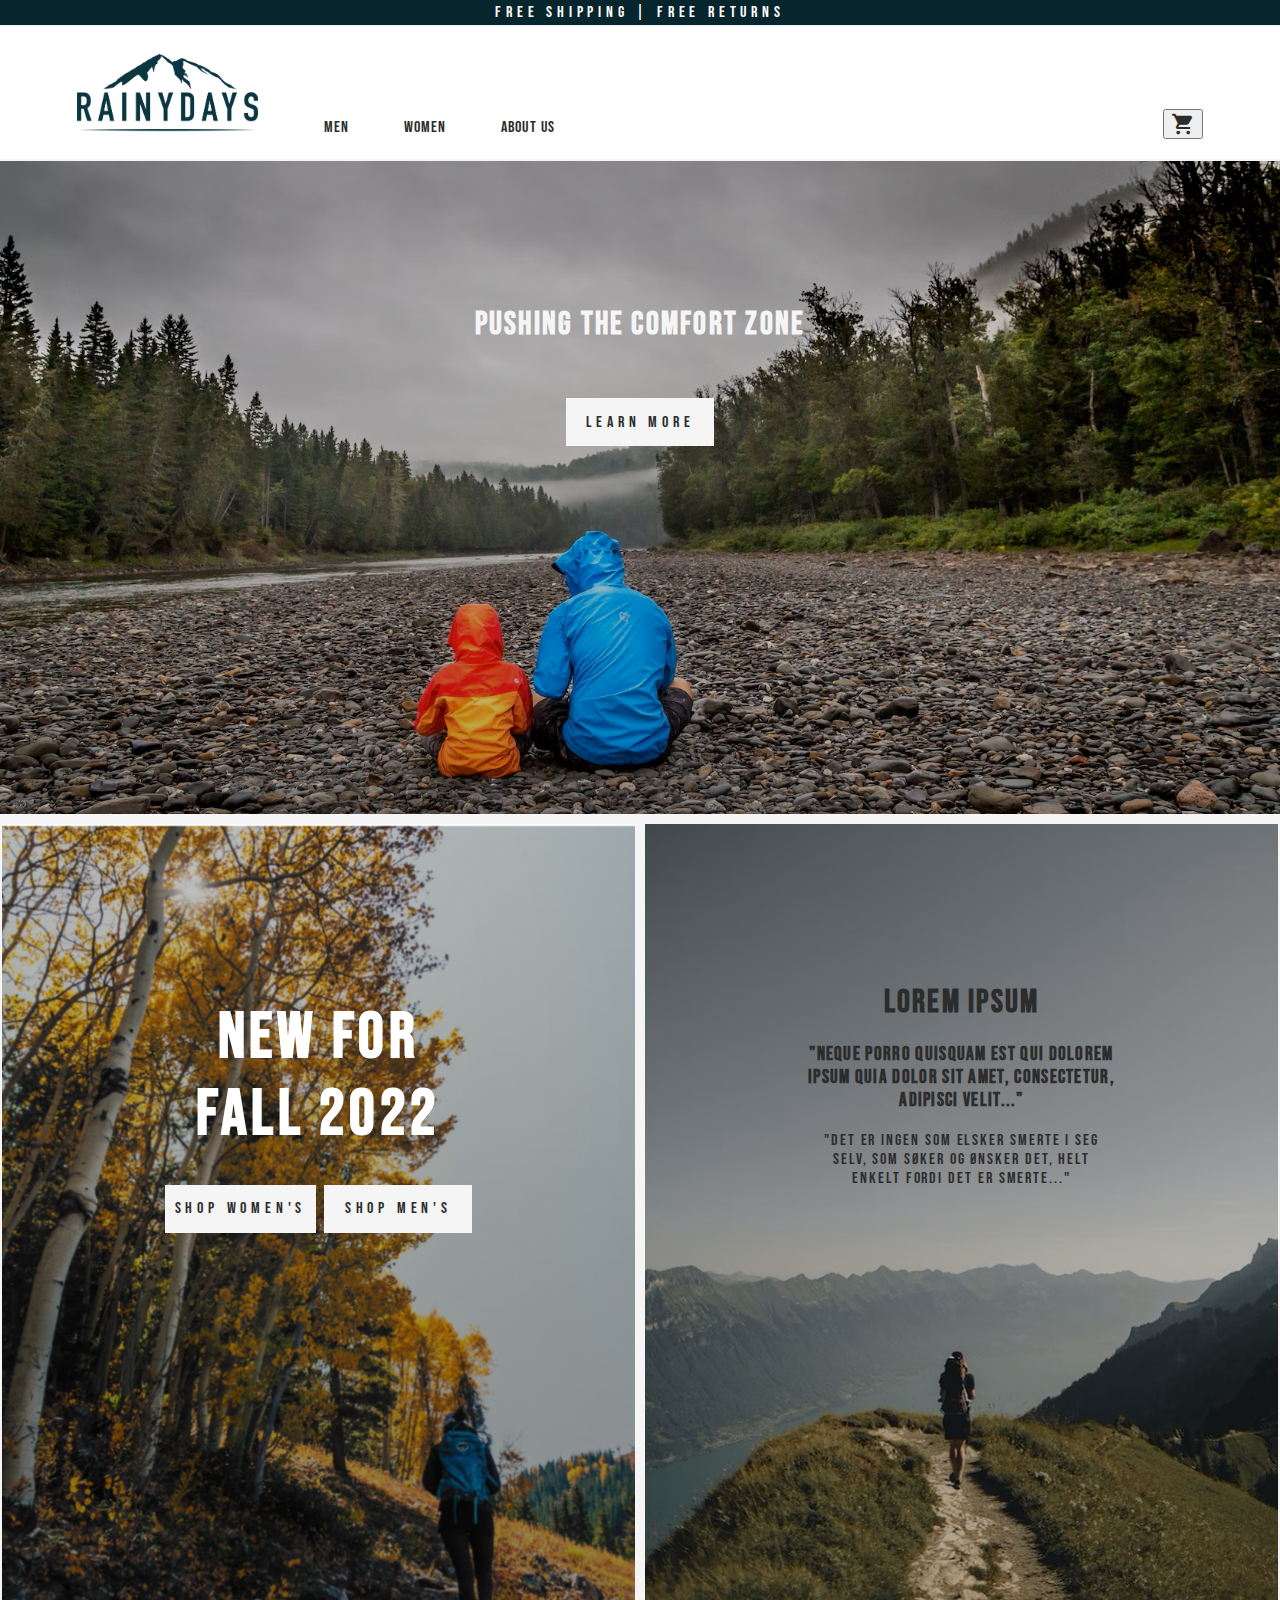
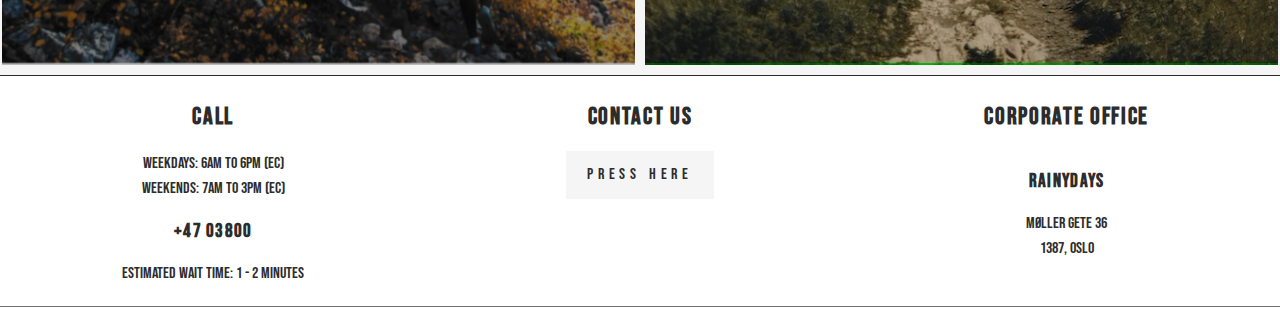
<file: index.html>
<!DOCTYPE html>
<html lang="en">

<head>
  <meta charset="utf-8" />
  <meta name="viewport" content="width=device-width, initial-scale=1" />
  <title>RainyDays/index/home</title>
  <link href="css/Style.css" rel="Stylesheet" />
  <link href="css/products.css" rel="stylesheet" />
  <link href="css/media.css" rel="stylesheet" />
  <link rel="stylesheet"
    href="https://fonts.googleapis.com/css2?family=Material+Symbols+Rounded:opsz,wght,FILL,GRAD@20..48,100..700,0..1,-50..200" />
  <script>
    (function (h, o, t, j, a, r) {
      h.hj = h.hj || function () { (h.hj.q = h.hj.q || []).push(arguments) };
      h._hjSettings = { hjid: 3396633, hjsv: 6 };
      a = o.getElementsByTagName('head')[0];
      r = o.createElement('script'); r.async = 1;
      r.src = t + h._hjSettings.hjid + j + h._hjSettings.hjsv;
      a.appendChild(r);
    })(window, document, 'https://static.hotjar.com/c/hotjar-', '.js?sv=');
  </script>
</head>

<body>
  <div class="content">
    <div class="grid-primary-container">
      <header class="header">
        <div class="header-info">
          <div class="header-info_content">
            <p>Free Shipping | Free Returns</p>
          </div>
        </div>
        <div class="header-content_wrapper">
          <div class="header_content">
            <div class="header-content_left">
              <div class="header-logo">
                <nav>
                  <a href="/"><img src="images/rainydays_logo.png" alt="rainydays logo" class="logo" /></a>
                </nav>
              </div>
              <nav class="nav_men-women-about">
                <ul>
                  <li><a href="men.html">Men</a></li>
                  <li><a href="women.html">Women</a></li>
                  <li><a href="about.html">About Us</a></li>
                </ul>
              </nav>
            </div>
            <div class="header-content_right">
              <div class="cart">
                <button id="js-toggle-cart" class="material-symbols-rounded">shopping_cart <span
                    class="cart-item-count"></span></button>
              </div>

              <aside class="l-cart-section c-cart-section" id="js-cart-section">
                <section class="l-cart-section_header">
                  <h2>Shopping cart ( <span id="js-cart-total-items">0</span> )</h2>

                  <button id="js-close-cart">Close</button>
                </section>

                <section id="js-cart-list" class="c-cart-list">
                  <p>I don't like being out of stock</p>
                </section>

                <section class="l-cart-section_footer">
                  <p>Total: <span id="js-cart-total-price">0</span></p>
                  <a href="checkout.html" id="js-checkout" class="checkout-button">Checkout</a>
                  <button id="js-clear-cart">Clear Cart</button>
                </section>
              </aside>

            </div>
          </div>
        </div>
      </header>
      <div class="main-content_home-page">
        <div class="main-container">
          <div class="row-content_fullwidth">
            <div class="hero-img_learn-more">
              <a href="about.html"><button class="hero-button-center-top40">Learn more</button></a>
              <div class="hero-text">
                <h1>Pushing The Comfort Zone</h1>
              </div>
            </div>
          </div>
          <div class="row-content_half-width">
            <div class="grid-item grid-img flex_center" id="call-to-action">
              <div class="call-to-action-text">
                <h1>New For Fall 2022</h1>
              </div>
              <div class="button-row">
                <a href="women.html"><button class="standard-button" id="item-01">Shop Women's</button></a>
                <a href="men.html"><button class="standard-button" id="item-02">Shop Men's</button></a>
              </div>
            </div>
            <div class="grid-item grid-img flex_center" alt="man-fjord-fall" id="man-fjord-fall">
              <div class="man-fjord-fall-text">
                <h1>Lorem Ipsum</h1>
                <h3>
                  "Neque porro quisquam est qui dolorem ipsum quia dolor sit amet, consectetur,
                  adipisci velit..."
                </h3>
                <p>
                  "Det er ingen som elsker smerte i seg selv, som søker og ønsker det, helt enkelt
                  fordi det er smerte..."
                </p>
              </div>
            </div>
          </div>
        </div>
      </div>
      <div class="footer">
        <div class="footer-info">
          <div class="footer-info-content">
            <div class="footer-info-content_left footer-info-content_half-widt">
              <h2>Call</h2>
              <p>Weekdays: 6AM to 6PM (EC)</p>
              <p>Weekends: 7AM to 3PM (EC)</p>
              <h3>+47 03800</h3>
              <p>Estimated wait time: 1 - 2 minutes</p>
            </div>
            <div class="footer-info-contact-us_center">
              <h2>Contact Us</h2>
              <a href="contact.html"><button class="footer-contact-us_button">Press Here</button>
              </a>
            </div>
            <div class="footer-info-content_right footer-info-content_half-widt">
              <h2>Corporate Office</h2>
              <h3>Rainydays</h3>
              <p>Møller gete 36</p>
              <p>1387, oslo</p>
            </div>
          </div>
          <div class="bottom-bar"></div>
        </div>
      </div>
    </div>
  </div>
</body>

</html>
</file>
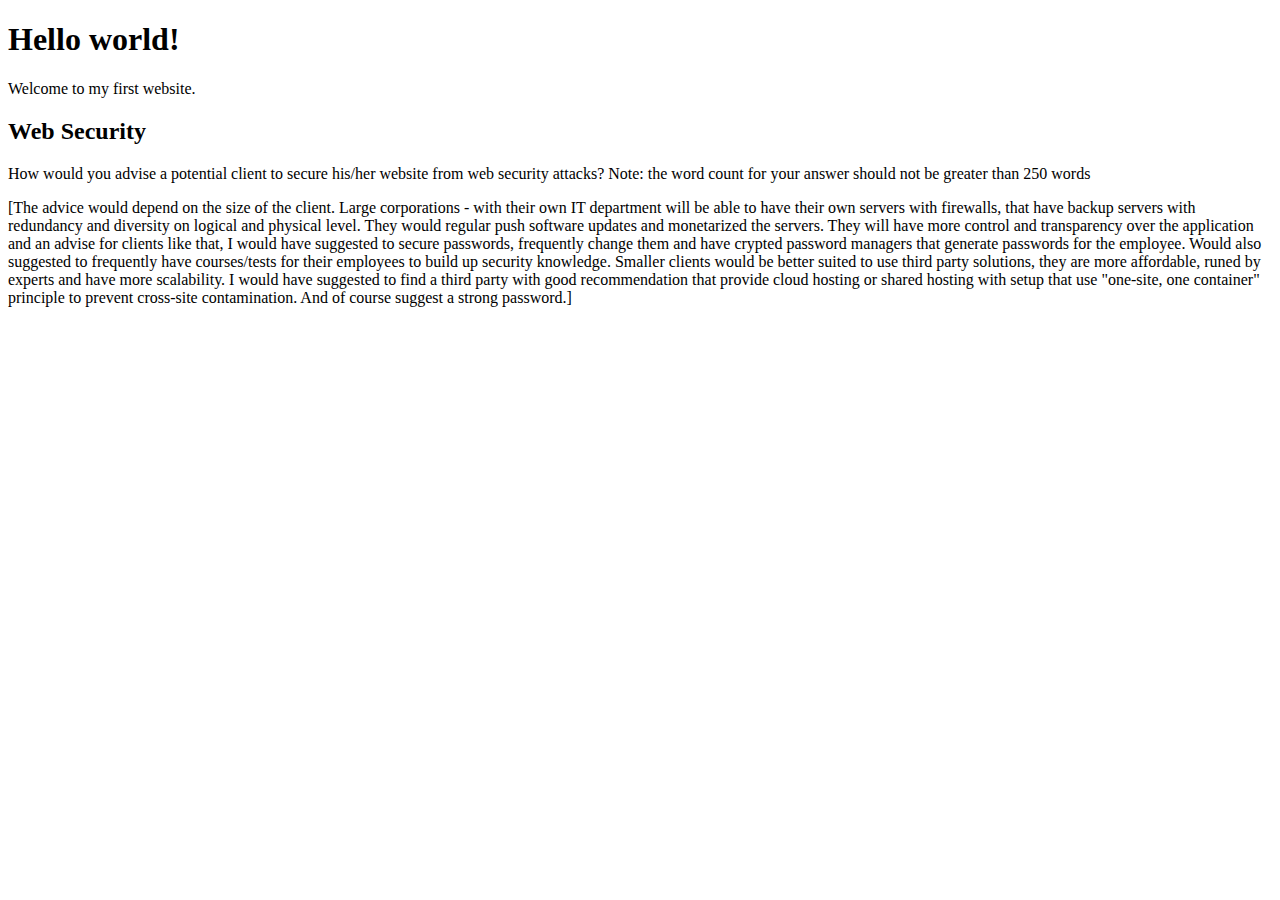
<file: cross-course-project-Cnbergh/index.html>
<!DOCTYPE html>
<html>
  <head>
    <title>My first website</title>
  </head>
  <body>
    <h1>Hello world!</h1>
    <p>Welcome to my first website.</p>
    <h2>Web Security</h2>
    <p id="web-security-question">How would you advise a potential client to secure his/her website from web security attacks? Note: the word count for your answer should not be greater than 250 words</p>
    <p id="web-security-answer">[The advice would depend on the size of the client.
      
      Large corporations - with their own IT department will be able to have their own servers with firewalls, that have backup servers with redundancy and diversity on logical and physical level. They would regular push software updates and monetarized the servers. They will have more control and transparency over the application and an advise for clients like that, I would have suggested to secure passwords, frequently change them and have crypted password managers that generate passwords for the employee. Would also suggested to frequently have courses/tests for their employees to build up security knowledge. 
      
      Smaller clients would be better suited to use third party solutions, they are more affordable, runed by experts and have more scalability. I would have suggested to find a third party with good recommendation that provide cloud hosting or shared hosting with setup that use "one-site, one container" principle to prevent cross-site contamination.
      And of course suggest a strong password.]</p>
  </body>
</html>
</file>
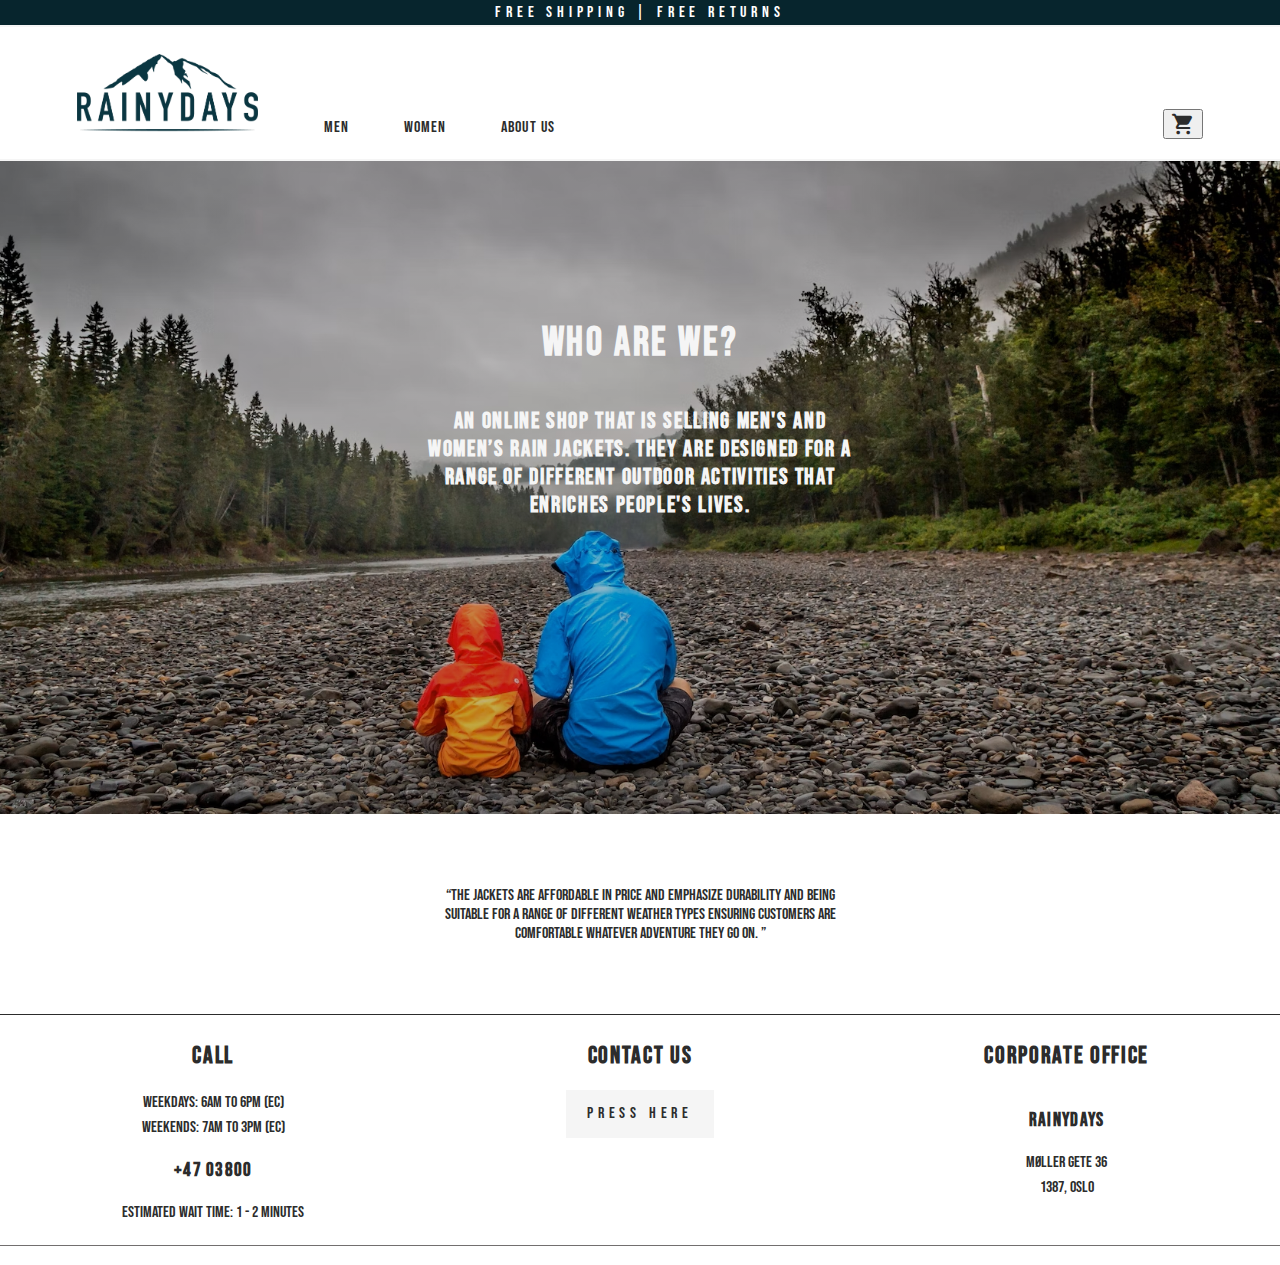
<file: about.html>
<!DOCTYPE html>
<html lang="en">

<head>
  <meta charset="utf-8" />
  <meta name="viewport" content="width=device-width, initial-scale=1" />
  <title>RainyDays/who-are-we</title>
  <link href="css/Style.css" rel="Stylesheet" />
  <link href="css/products.css" rel="stylesheet" />
  <link href="css/media.css" rel="stylesheet" />
  <link rel="stylesheet"
    href="https://fonts.googleapis.com/css2?family=Material+Symbols+Rounded:opsz,wght,FILL,GRAD@20..48,100..700,0..1,-50..200" />
  <script>
    (function (h, o, t, j, a, r) {
      h.hj = h.hj || function () { (h.hj.q = h.hj.q || []).push(arguments) };
      h._hjSettings = { hjid: 3396633, hjsv: 6 };
      a = o.getElementsByTagName('head')[0];
      r = o.createElement('script'); r.async = 1;
      r.src = t + h._hjSettings.hjid + j + h._hjSettings.hjsv;
      a.appendChild(r);
    })(window, document, 'https://static.hotjar.com/c/hotjar-', '.js?sv=');
  </script>
</head>

<body>
  <div class="content">
    <div class="grid-primary-container">
      <header class="header">
        <div class="header-info">
          <div class="header-info_content">
            <p>Free Shipping | Free Returns</p>
          </div>
        </div>
        <div class="header-content_wrapper">
          <div class="header_content">
            <div class="header-content_left">
              <div class="header-logo">
                <nav>
                  <a href="/"><img src="images/rainydays_logo.png" alt="rainydays logo" class="logo" /></a>
                </nav>
              </div>
              <nav class="nav_men-women-about">
                <ul>
                  <li><a href="men.html">Men</a></li>
                  <li><a href="women.html">Women</a></li>
                  <li><a href="about.html">About Us</a></li>
                </ul>
              </nav>
            </div>
            <div class="header-content_right">
              <div class="cart">
                <button id="js-toggle-cart" class="material-symbols-rounded">shopping_cart <span
                    class="cart-item-count"></span></button>
              </div>

              <aside class="l-cart-section c-cart-section" id="js-cart-section">
                <section class="l-cart-section_header">
                  <h2>Shopping cart ( <span id="js-cart-total-items">0</span> )</h2>

                  <button id="js-close-cart">Close</button>
                </section>

                <section id="js-cart-list" class="c-cart-list">
                  <p>I don't like being out of stock</p>
                </section>

                <section class="l-cart-section_footer">
                  <p>Total: <span id="js-cart-total-price">0</span></p>
                  <a href="checkout.html" id="js-checkout" class="checkout-button">Checkout</a>
                  <button id="js-clear-cart">Clear Cart</button>
                </section>
              </aside>

            </div>
          </div>
        </div>
      </header>
      <main>
        <div class="main-container">
          <div class="row-content_fullwidth">
            <div class="hero-img_learn-more">
              <div class="hero-text" style="top: 40%">
                <div class="hero-img-wrapper">
                  <h1>Who Are We?</h1>
                  <h3>
                    An online shop that is selling men's and women’s rain jackets. They are
                    designed for a range of different outdoor activities that enriches people's
                    lives.
                  </h3>
                </div>
              </div>
            </div>
            <div class="text-box">
              <div class="wrapper-colum">
                <p>
                  “The jackets are affordable in price and emphasize durability and being suitable
                  for a range of different weather types ensuring customers are comfortable
                  whatever adventure they go on. ”
                </p>
              </div>
            </div>
          </div>
        </div>
      </main>
      <div class="footer">
        <div class="footer-info">
          <div class="footer-info-content">
            <div class="footer-info-content_left footer-info-content_half-widt">
              <h2>Call</h2>
              <p>Weekdays: 6AM to 6PM (EC)</p>
              <p>Weekends: 7AM to 3PM (EC)</p>
              <h3>+47 03800</h3>
              <p>Estimated wait time: 1 - 2 minutes</p>
            </div>
            <div class="footer-info-contact-us_center">
              <h2>Contact Us</h2>
              <nav>
                <a href="contact.html"><button class="footer-contact-us_button">Press Here</button>
                </a>
              </nav>
            </div>
            <div class="footer-info-content_right footer-info-content_half-widt">
              <h2>Corporate Office</h2>
              <h3>Rainydays</h3>
              <p>Møller gete 36</p>
              <p>1387, oslo</p>
            </div>
          </div>
          <div class="bottom-bar"></div>
        </div>
      </div>
    </div>
  </div>
</body>

</html>
</file>
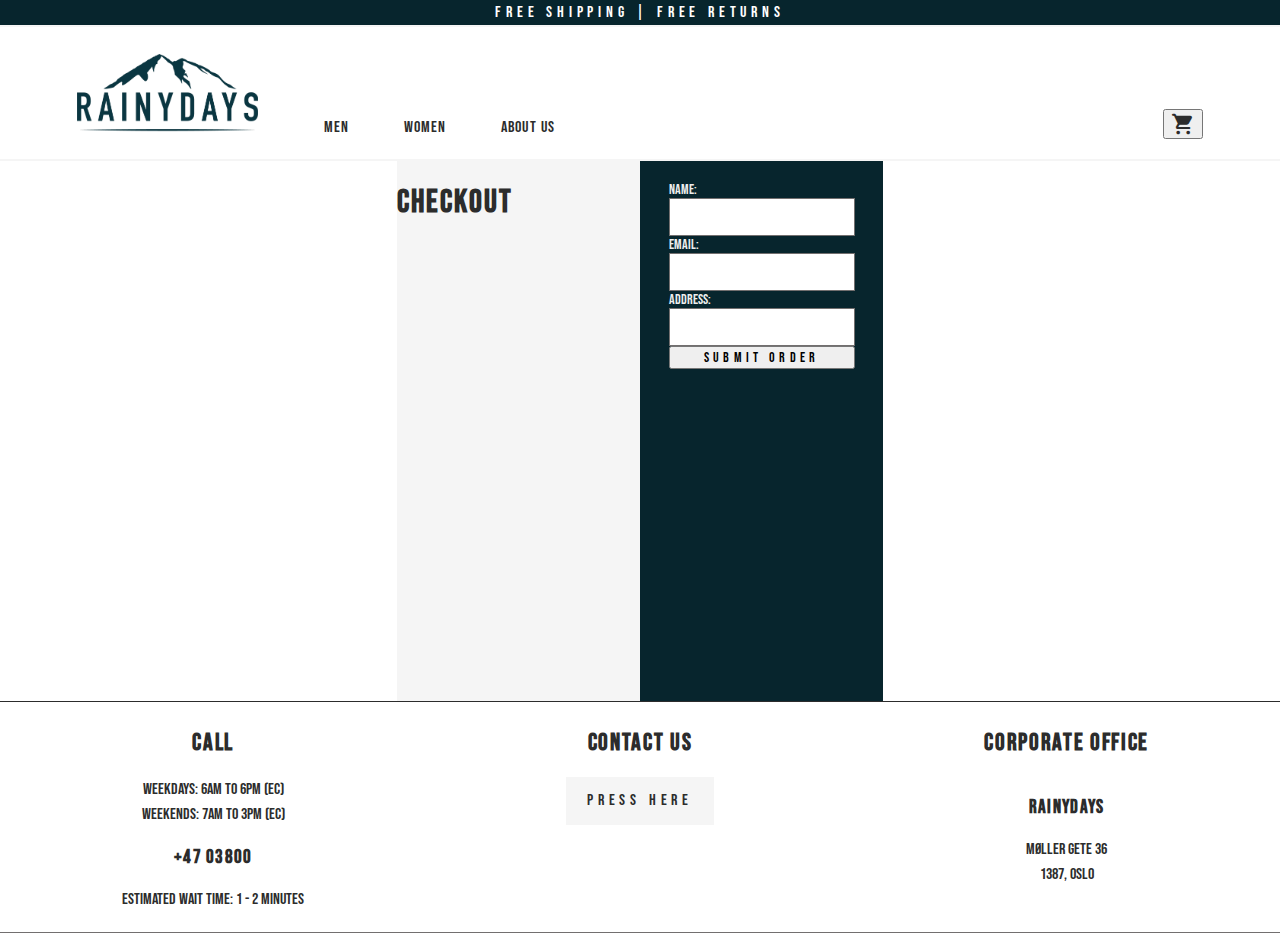
<file: checkout.html>
<!DOCTYPE html>
<html lang="en">

<head>
    <meta charset="utf-8" />
    <meta name="viewport" content="width=device-width, initial-scale=1" />
    <title>RainyDays/Check Out</title>
    <link href="css/Style.css" rel="Stylesheet" />
    <link href="css/checkout.css" rel="Stylesheet" />
    <link href="css/products.css" rel="stylesheet" />
    <link href="css/contact.css" rel="stylesheet" />
    <link href="css/media.css" rel="stylesheet" />
    <link rel="stylesheet"
        href="https://fonts.googleapis.com/css2?family=Material+Symbols+Rounded:opsz,wght,FILL,GRAD@20..48,100..700,0..1,-50..200" />
    <script>
        (function (h, o, t, j, a, r) {
            h.hj = h.hj || function () { (h.hj.q = h.hj.q || []).push(arguments) };
            h._hjSettings = { hjid: 3396633, hjsv: 6 };
            a = o.getElementsByTagName('head')[0];
            r = o.createElement('script'); r.async = 1;
            r.src = t + h._hjSettings.hjid + j + h._hjSettings.hjsv;
            a.appendChild(r);
        })(window, document, 'https://static.hotjar.com/c/hotjar-', '.js?sv=');
    </script>
</head>

<body>
    <div class="content">
        <div class="grid-primary-container">
            <header class="header">
                <div class="header-info">
                    <div class="header-info_content">
                        <p>Free Shipping | Free Returns</p>
                    </div>
                </div>
                <div class="header-content_wrapper">
                    <div class="header_content">
                        <div class="header-content_left">
                            <div class="header-logo">
                                <nav>
                                    <a href="/"><img src="images/rainydays_logo.png" alt="rainydays logo"
                                            class="logo" /></a>
                                </nav>
                            </div>
                            <nav class="nav_men-women-about">
                                <ul>
                                    <li><a href="men.html">Men</a></li>
                                    <li><a href="women.html">Women</a></li>
                                    <li><a href="about.html">About Us</a></li>
                                </ul>
                            </nav>
                        </div>
                        <div class="header-content_right">
                            <div class="cart">
                                <button id="js-toggle-cart" class="material-symbols-rounded">shopping_cart <span
                                        class="cart-item-count"></span></button>
                            </div>

                            <aside class="l-cart-section c-cart-section" id="js-cart-section">
                                <section class="l-cart-section_header">
                                    <h2>Shopping cart ( <span id="js-cart-total-items">0</span> )</h2>

                                    <button id="js-close-cart">Close</button>
                                </section>

                                <section id="js-cart-list" class="c-cart-list">
                                    <p>I don't like being out of stock</p>
                                </section>

                                <section class="l-cart-section_footer">
                                    <p>Total: <span id="js-cart-total-price">0</span></p>
                                    <a href="checkout.html" id="js-checkout" class="checkout-button">Checkout</a>
                                    <button id="js-clear-cart">Clear Cart</button>
                                </section>
                            </aside>

                        </div>
                    </div>
                </div>
            </header>

            <main class="main-container">
                <div class="checkout-container">
                    <div class="window">
                        <h1>Checkout</h1>

                        <div class="order-info">
                            <section id="checkout-items" class="c-cart-list">

                            </section>
                        </div>
                        <div class="credit-info">
                            <form id="checkout-form">
                                <label for="name">Name:</label>
                                <input type="text" id="name" name="name" required>

                                <label for="email">Email:</label>
                                <input type="email" id="email" name="email" required>

                                <label for="address">Address:</label>
                                <input type="text" id="address" name="address" required>

                                <button type="submit">Submit Order</button>
                            </form>
                        </div>
                    </div>
                </div>
            </main>

            <div class="footer">
                <div class="footer-info">
                    <div class="footer-info-content">
                        <div class="footer-info-content_left footer-info-content_half-widt">
                            <h2>Call</h2>
                            <p>Weekdays: 6AM to 6PM (EC)</p>
                            <p>Weekends: 7AM to 3PM (EC)</p>
                            <h3>+47 03800</h3>
                            <p>Estimated wait time: 1 - 2 minutes</p>
                        </div>
                        <div class="footer-info-contact-us_center">
                            <h2>Contact Us</h2>
                            <a href="contact.html"><button class="footer-contact-us_button">Press Here</button>
                            </a>
                        </div>
                        <div class="footer-info-content_right footer-info-content_half-widt">
                            <h2>Corporate Office</h2>
                            <h3>Rainydays</h3>
                            <p>Møller gete 36</p>
                            <p>1387, oslo</p>
                        </div>
                    </div>
                    <div class="bottom-bar"></div>
                </div>
            </div>
        </div>
    </div>

    <aside class="l-cart-section c-cart-section" id="js-cart-section">
        <section class="l-cart-section_header">
            <h2>Shopping cart ( <span id="js-cart-total-items">0</span> )</h2>

            <button id="js-close-cart">Close</button>
        </section>

        <section id="js-cart-list" class="c-cart-list">
            <p>I don't like being out of stock</p>
        </section>

        <section class="l-cart-section_footer">
            <p>Total: <span id="js-cart-total-price">0</span></p>
            <button id="js-checkout">Checkout</button>
            <button id="js-clear-cart">Clear Cart</button>
        </section>
    </aside>

    <div class="rainy-cloud-container">
        <div class="rainy-cloud">
            <div class="rain" id="rd1"></div>
            <div class="rain" id="rd2"></div>
            <div class="rain" id="rd3"></div>
            <div class="rain" id="rd4"></div>
            <div class="rain" id="rd5"></div>
            <div class="rain" id="rd6"></div>
            <div class="rain" id="rd7"></div>
            <div class="rain" id="rd8"></div>
            <div class="rain" id="rd9"></div>
        </div>
    </div>

    <div class="modal" id="checkout-modal">
        <div class="modal-content">
            <p id="modal-message"></p>
            <button id="modal-close">Close</button>
        </div>
    </div>

    <!--     <script src="js/products.js"></script> -->
    <script src="js/checkout.js"></script>
    <script src="js/fetchProduct.js"></script>
</body>

</html>
</file>
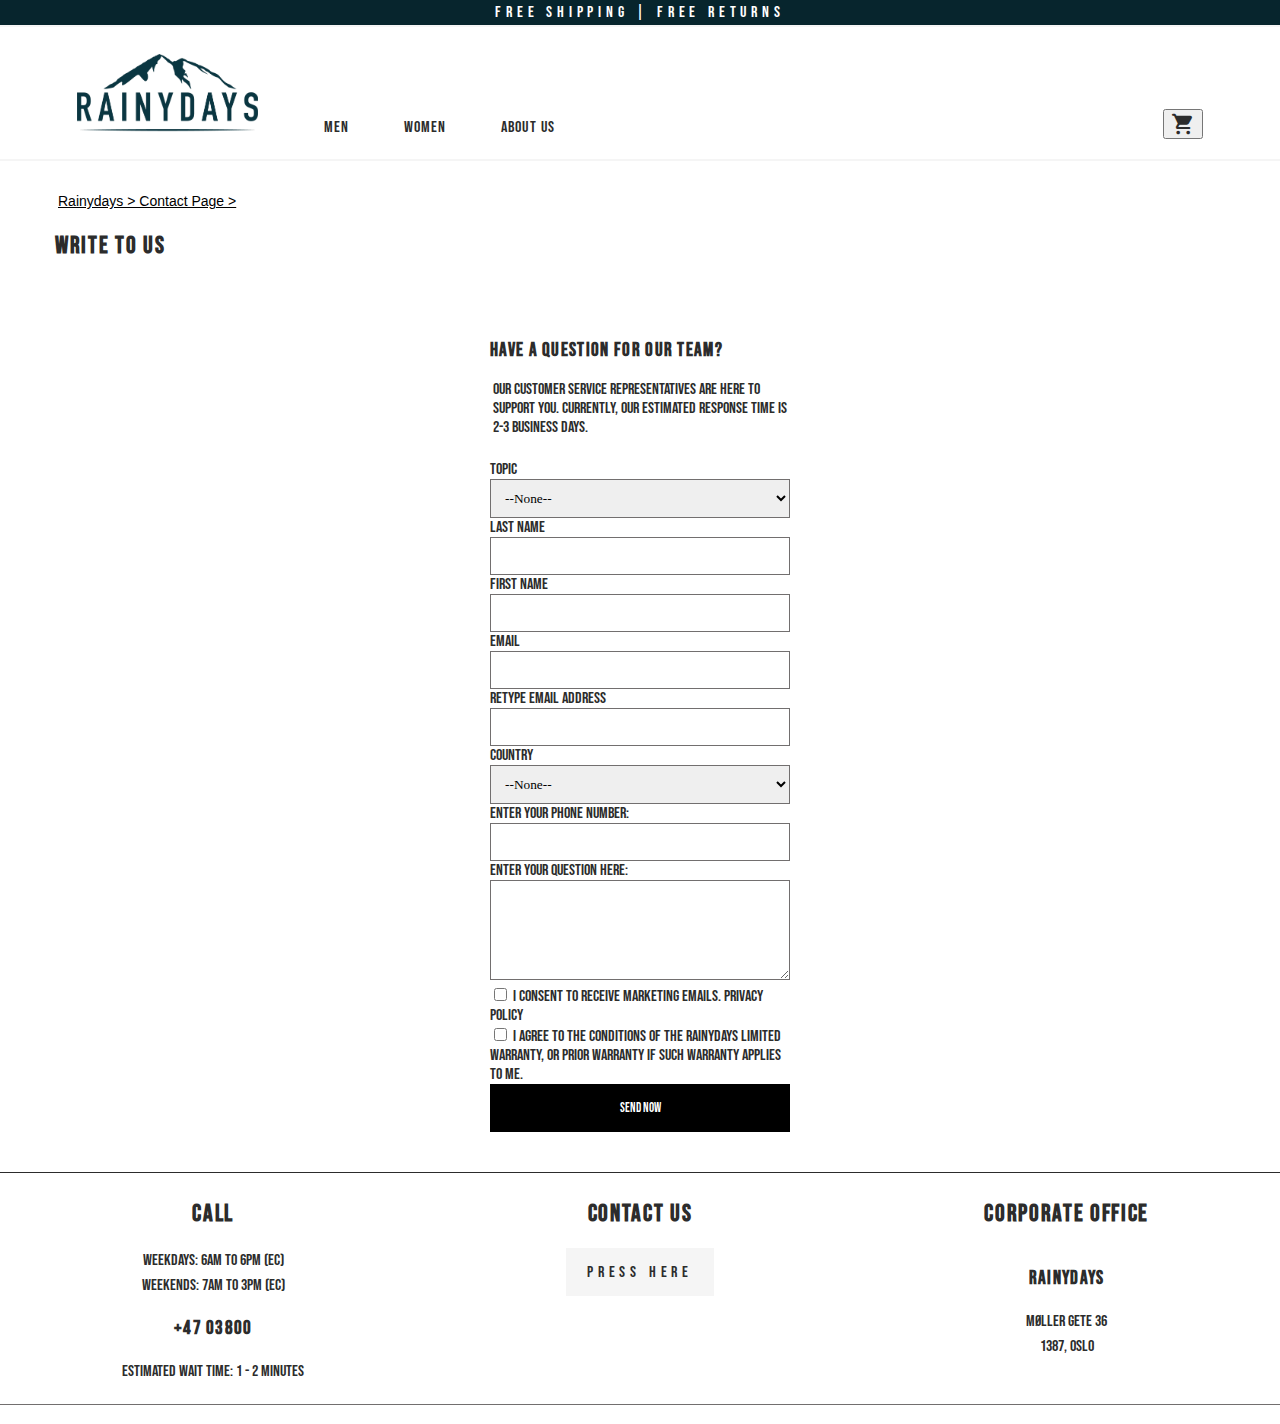
<file: contact.html>
<!DOCTYPE html>
<html lang="en">

<head>
  <meta charset="utf-8" />
  <meta name="viewport" content="width=device-width, initial-scale=1" />
  <title>RainyDays/contact-form</title>
  <link href="css/Style.css" rel="Stylesheet">
  <link href="css/contact.css" rel="stylesheet" />
  <link href="css/media.css" rel="stylesheet" />
  <link href="css/products.css" rel="stylesheet" />
  <link rel="stylesheet"
    href="https://fonts.googleapis.com/css2?family=Material+Symbols+Rounded:opsz,wght,FILL,GRAD@20..48,100..700,0..1,-50..200" />
  <script>
    (function (h, o, t, j, a, r) {
      h.hj = h.hj || function () { (h.hj.q = h.hj.q || []).push(arguments) };
      h._hjSettings = { hjid: 3396633, hjsv: 6 };
      a = o.getElementsByTagName('head')[0];
      r = o.createElement('script'); r.async = 1;
      r.src = t + h._hjSettings.hjid + j + h._hjSettings.hjsv;
      a.appendChild(r);
    })(window, document, 'https://static.hotjar.com/c/hotjar-', '.js?sv=');
  </script>
</head>

<body>
  <div class="content">
    <div class="grid-primary-container">
      <header class="header">
        <div class="header-info">
          <div class="header-info_content">
            <p>Free Shipping | Free Returns</p>
          </div>
        </div>
        <div class="header-content_wrapper">
          <div class="header_content">
            <div class="header-content_left">
              <div class="header-logo">
                <nav>
                  <a href="/"><img src="images/rainydays_logo.png" alt="rainydays logo" class="logo"></a>
                </nav>
              </div>
              <nav class="nav_men-women-about">
                <ul>
                  <li><a href="men.html">Men</a></li>
                  <li><a href="women.html">Women</a></li>
                  <li><a href="about.html">About Us</a></li>
                </ul>
              </nav>
            </div>
            <div class="header-content_right">
              <div class="cart">
                <button id="js-toggle-cart" class="material-symbols-rounded">shopping_cart <span
                    class="cart-item-count"></span></button>
              </div>

              <aside class="l-cart-section c-cart-section" id="js-cart-section">
                <section class="l-cart-section_header">
                  <h2>Shopping cart ( <span id="js-cart-total-items">0</span> )</h2>

                  <button id="js-close-cart">Close</button>
                </section>

                <section id="js-cart-list" class="c-cart-list">
                  <p>I don't like being out of stock</p>
                </section>

                <section class="l-cart-section_footer">
                  <p>Total: <span id="js-cart-total-price">0</span></p>
                  <a href="checkout.html" id="js-checkout" class="checkout-button">Checkout</a>
                  <button id="js-clear-cart">Clear Cart</button>
                </section>
              </aside>

            </div>
          </div>
        </div>
      </header>
      <div class="main-content_contact-page">
        <div class="main-content-header-nav">
          <div class="main-content-header-nav-font">
            <p>Rainydays > Contact page ></p>
          </div>
          <h2 class="main-content-header-font">Write to us</h2>
        </div>
        <main class="contact">
          <h3>HAVE A QUESTION FOR OUR TEAM?</h3>
          <p>Our Customer Service Representatives are here to support you. Currently, our estimated response time is 2-3
            business days.</p>
          <form id="contact-form" class="form-wrapper" action="#" method="POST">
            <section>
              <label for="topic">Topic</label>
              <select id="topic" name="topic">
                <option value="topic none">--None--</option>
                <option value="product service question">Product service question</option>
                <option value="product information">Product information</option>
                <option value="orders">Orders</option>
                <option value="company">Company</option>
              </select>
              <label for="lname">Last name</label>
              <input type="text" id="lname" name="lname" />
              <label for="fname">First name</label>
              <input type="text" id="fname" name="fname" />
              <label for="email">Email</label>
              <input type="email" id="email" name="email" />
              <label for="email2">Retype email address</label>
              <input type="email" id="email2" name="email2" />
              <label for="country">Country</label>
              <select id="country" name="country">

                <option value="country none">--None--</option>
                <option value="Afghanistan">Afghanistan</option>
                <option value="Åland Islands">Åland Islands</option>
                <option value="Albania">Albania</option>
                <option value="Algeria">Algeria</option>
                <option value="American Samoa">American Samoa</option>
                <option value="Andorra">Andorra</option>
                <option value="Angola">Angola</option>
                <option value="Anguilla">Anguilla</option>
                <option value="Antarctica">Antarctica</option>
                <option value="Antigua and Barbuda">Antigua and Barbuda</option>
                <option value="Argentina">Argentina</option>
                <option value="Armenia">Armenia</option>
                <option value="Aruba">Aruba</option>
                <option value="Australia">Australia</option>
                <option value="Austria">Austria</option>
                <option value="Azerbaijan">Azerbaijan</option>
                <option value="Bahamas">Bahamas</option>
                <option value="Bahrain">Bahrain</option>
                <option value="Bangladesh">Bangladesh</option>
                <option value="Barbados">Barbados</option>
                <option value="Belarus">Belarus</option>
                <option value="Belgium">Belgium</option>
                <option value="Belize">Belize</option>
                <option value="Benin">Benin</option>
                <option value="Bermuda">Bermuda</option>
                <option value="Bhutan">Bhutan</option>
                <option value="Bolivia">Bolivia</option>
                <option value="Bosnia and Herzegovina">Bosnia and Herzegovina</option>
                <option value="Botswana">Botswana</option>
                <option value="Bouvet Island">Bouvet Island</option>
                <option value="Brazil">Brazil</option>
                <option value="British Indian Ocean Territory">British Indian Ocean Territory</option>
                <option value="Brunei Darussalam">Brunei Darussalam</option>
                <option value="Bulgaria">Bulgaria</option>
                <option value="Burkina Faso">Burkina Faso</option>
                <option value="Burundi">Burundi</option>
                <option value="Cambodia">Cambodia</option>
                <option value="Cameroon">Cameroon</option>
                <option value="Canada">Canada</option>
                <option value="Cape Verde">Cape Verde</option>
                <option value="Cayman Islands">Cayman Islands</option>
                <option value="Central African Republic">Central African Republic</option>
                <option value="Chad">Chad</option>
                <option value="Chile">Chile</option>
                <option value="China">China</option>
                <option value="Christmas Island">Christmas Island</option>
                <option value="Cocos (Keeling) Islands">Cocos (Keeling) Islands</option>
                <option value="Colombia">Colombia</option>
                <option value="Comoros">Comoros</option>
                <option value="Congo">Congo</option>
                <option value="Congo, The Democratic Republic of The">Congo, The Democratic Republic of The</option>
                <option value="Cook Islands">Cook Islands</option>
                <option value="Costa Rica">Costa Rica</option>
                <option value="Cote D'ivoire">Cote D'ivoire</option>
                <option value="Croatia">Croatia</option>
                <option value="Cuba">Cuba</option>
                <option value="Cyprus">Cyprus</option>
                <option value="Czech Republic">Czech Republic</option>
                <option value="Denmark">Denmark</option>
                <option value="Djibouti">Djibouti</option>
                <option value="Dominica">Dominica</option>
                <option value="Dominican Republic">Dominican Republic</option>
                <option value="Ecuador">Ecuador</option>
                <option value="Egypt">Egypt</option>
                <option value="El Salvador">El Salvador</option>
                <option value="Equatorial Guinea">Equatorial Guinea</option>
                <option value="Eritrea">Eritrea</option>
                <option value="Estonia">Estonia</option>
                <option value="Ethiopia">Ethiopia</option>
                <option value="Falkland Islands (Malvinas)">Falkland Islands (Malvinas)</option>
                <option value="Faroe Islands">Faroe Islands</option>
                <option value="Fiji">Fiji</option>
                <option value="Finland">Finland</option>
                <option value="France">France</option>
                <option value="French Guiana">French Guiana</option>
                <option value="French Polynesia">French Polynesia</option>
                <option value="French Southern Territories">French Southern Territories</option>
                <option value="Gabon">Gabon</option>
                <option value="Gambia">Gambia</option>
                <option value="Georgia">Georgia</option>
                <option value="Germany">Germany</option>
                <option value="Ghana">Ghana</option>
                <option value="Gibraltar">Gibraltar</option>
                <option value="Greece">Greece</option>
                <option value="Greenland">Greenland</option>
                <option value="Grenada">Grenada</option>
                <option value="Guadeloupe">Guadeloupe</option>
                <option value="Guam">Guam</option>
                <option value="Guatemala">Guatemala</option>
                <option value="Guernsey">Guernsey</option>
                <option value="Guinea">Guinea</option>
                <option value="Guinea-bissau">Guinea-bissau</option>
                <option value="Guyana">Guyana</option>
                <option value="Haiti">Haiti</option>
                <option value="Heard Island and Mcdonald Islands">Heard Island and Mcdonald Islands</option>
                <option value="Holy See (Vatican City State)">Holy See (Vatican City State)</option>
                <option value="Honduras">Honduras</option>
                <option value="Hong Kong">Hong Kong</option>
                <option value="Hungary">Hungary</option>
                <option value="Iceland">Iceland</option>
                <option value="India">India</option>
                <option value="Indonesia">Indonesia</option>
                <option value="Iran, Islamic Republic of">Iran, Islamic Republic of</option>
                <option value="Iraq">Iraq</option>
                <option value="Ireland">Ireland</option>
                <option value="Isle of Man">Isle of Man</option>
                <option value="Israel">Israel</option>
                <option value="Italy">Italy</option>
                <option value="Jamaica">Jamaica</option>
                <option value="Japan">Japan</option>
                <option value="Jersey">Jersey</option>
                <option value="Jordan">Jordan</option>
                <option value="Kazakhstan">Kazakhstan</option>
                <option value="Kenya">Kenya</option>
                <option value="Kiribati">Kiribati</option>
                <option value="Korea, Democratic People's Republic of">Korea, Democratic People's Republic of</option>
                <option value="Korea, Republic of">Korea, Republic of</option>
                <option value="Kuwait">Kuwait</option>
                <option value="Kyrgyzstan">Kyrgyzstan</option>
                <option value="Lao People's Democratic Republic">Lao People's Democratic Republic</option>
                <option value="Latvia">Latvia</option>
                <option value="Lebanon">Lebanon</option>
                <option value="Lesotho">Lesotho</option>
                <option value="Liberia">Liberia</option>
                <option value="Libyan Arab Jamahiriya">Libyan Arab Jamahiriya</option>
                <option value="Liechtenstein">Liechtenstein</option>
                <option value="Lithuania">Lithuania</option>
                <option value="Luxembourg">Luxembourg</option>
                <option value="Macao">Macao</option>
                <option value="Macedonia, The Former Yugoslav Republic of">Macedonia, The Former Yugoslav Republic of
                </option>
                <option value="Madagascar">Madagascar</option>
                <option value="Malawi">Malawi</option>
                <option value="Malaysia">Malaysia</option>
                <option value="Maldives">Maldives</option>
                <option value="Mali">Mali</option>
                <option value="Malta">Malta</option>
                <option value="Marshall Islands">Marshall Islands</option>
                <option value="Martinique">Martinique</option>
                <option value="Mauritania">Mauritania</option>
                <option value="Mauritius">Mauritius</option>
                <option value="Mayotte">Mayotte</option>
                <option value="Mexico">Mexico</option>
                <option value="Micronesia, Federated States of">Micronesia, Federated States of</option>
                <option value="Moldova, Republic of">Moldova, Republic of</option>
                <option value="Monaco">Monaco</option>
                <option value="Mongolia">Mongolia</option>
                <option value="Montenegro">Montenegro</option>
                <option value="Montserrat">Montserrat</option>
                <option value="Morocco">Morocco</option>
                <option value="Mozambique">Mozambique</option>
                <option value="Myanmar">Myanmar</option>
                <option value="Namibia">Namibia</option>
                <option value="Nauru">Nauru</option>
                <option value="Nepal">Nepal</option>
                <option value="Netherlands">Netherlands</option>
                <option value="Netherlands Antilles">Netherlands Antilles</option>
                <option value="New Caledonia">New Caledonia</option>
                <option value="New Zealand">New Zealand</option>
                <option value="Nicaragua">Nicaragua</option>
                <option value="Niger">Niger</option>
                <option value="Nigeria">Nigeria</option>
                <option value="Niue">Niue</option>
                <option value="Norfolk Island">Norfolk Island</option>
                <option value="Northern Mariana Islands">Northern Mariana Islands</option>
                <option value="Norway">Norway</option>
                <option value="Oman">Oman</option>
                <option value="Pakistan">Pakistan</option>
                <option value="Palau">Palau</option>
                <option value="Palestinian Territory, Occupied">Palestinian Territory, Occupied</option>
                <option value="Panama">Panama</option>
                <option value="Papua New Guinea">Papua New Guinea</option>
                <option value="Paraguay">Paraguay</option>
                <option value="Peru">Peru</option>
                <option value="Philippines">Philippines</option>
                <option value="Pitcairn">Pitcairn</option>
                <option value="Poland">Poland</option>
                <option value="Portugal">Portugal</option>
                <option value="Puerto Rico">Puerto Rico</option>
                <option value="Qatar">Qatar</option>
                <option value="Reunion">Reunion</option>
                <option value="Romania">Romania</option>
                <option value="Russian Federation">Russian Federation</option>
                <option value="Rwanda">Rwanda</option>
                <option value="Saint Helena">Saint Helena</option>
                <option value="Saint Kitts and Nevis">Saint Kitts and Nevis</option>
                <option value="Saint Lucia">Saint Lucia</option>
                <option value="Saint Pierre and Miquelon">Saint Pierre and Miquelon</option>
                <option value="Saint Vincent and The Grenadines">Saint Vincent and The Grenadines</option>
                <option value="Samoa">Samoa</option>
                <option value="San Marino">San Marino</option>
                <option value="Sao Tome and Principe">Sao Tome and Principe</option>
                <option value="Saudi Arabia">Saudi Arabia</option>
                <option value="Senegal">Senegal</option>
                <option value="Serbia">Serbia</option>
                <option value="Seychelles">Seychelles</option>
                <option value="Sierra Leone">Sierra Leone</option>
                <option value="Singapore">Singapore</option>
                <option value="Slovakia">Slovakia</option>
                <option value="Slovenia">Slovenia</option>
                <option value="Solomon Islands">Solomon Islands</option>
                <option value="Somalia">Somalia</option>
                <option value="South Africa">South Africa</option>
                <option value="South Georgia and The South Sandwich Islands">South Georgia and The South Sandwich
                  Islands</option>
                <option value="Spain">Spain</option>
                <option value="Sri Lanka">Sri Lanka</option>
                <option value="Sudan">Sudan</option>
                <option value="Suriname">Suriname</option>
                <option value="Svalbard and Jan Mayen">Svalbard and Jan Mayen</option>
                <option value="Swaziland">Swaziland</option>
                <option value="Sweden">Sweden</option>
                <option value="Switzerland">Switzerland</option>
                <option value="Syrian Arab Republic">Syrian Arab Republic</option>
                <option value="Taiwan">Taiwan</option>
                <option value="Tajikistan">Tajikistan</option>
                <option value="Tanzania, United Republic of">Tanzania, United Republic of</option>
                <option value="Thailand">Thailand</option>
                <option value="Timor-leste">Timor-leste</option>
                <option value="Togo">Togo</option>
                <option value="Tokelau">Tokelau</option>
                <option value="Tonga">Tonga</option>
                <option value="Trinidad and Tobago">Trinidad and Tobago</option>
                <option value="Tunisia">Tunisia</option>
                <option value="Turkey">Turkey</option>
                <option value="Turkmenistan">Turkmenistan</option>
                <option value="Turks and Caicos Islands">Turks and Caicos Islands</option>
                <option value="Tuvalu">Tuvalu</option>
                <option value="Uganda">Uganda</option>
                <option value="Ukraine">Ukraine</option>
                <option value="United Arab Emirates">United Arab Emirates</option>
                <option value="United Kingdom">United Kingdom</option>
                <option value="United States">United States</option>
                <option value="United States Minor Outlying Islands">United States Minor Outlying Islands</option>
                <option value="Uruguay">Uruguay</option>
                <option value="Uzbekistan">Uzbekistan</option>
                <option value="Vanuatu">Vanuatu</option>
                <option value="Venezuela">Venezuela</option>
                <option value="Viet Nam">Viet Nam</option>
                <option value="Virgin Islands, British">Virgin Islands, British</option>
                <option value="Virgin Islands, U.S.">Virgin Islands, U.S.</option>
                <option value="Wallis and Futuna">Wallis and Futuna</option>
                <option value="Western Sahara">Western Sahara</option>
                <option value="Yemen">Yemen</option>
                <option value="Zambia">Zambia</option>
                <option value="Zimbabwe">Zimbabwe</option>
              </select>
              <label for="phone">Enter your phone number:</label>
              <input type="tel" id="phone" name="phone">
              <section>
                <label for="question">Enter your question here:</label>
                <textarea id="question" name="question"></textarea>
              </section>
              <div>
                <input type="checkbox" id="email-updates" name="email-updates" />
                <label for="email-updates">I consent to receive marketing emails. Privacy policy</label>
              </div>
              <div>
                <input type="checkbox" id="agree-to-conditions" name="agree-to-conditions" />
                <label for="agree-to-conditions">I agree to the conditions of the RainyDays Limited Warranty, or prior
                  warranty
                  if such warranty applies to me.</label>
              </div>
              <div>
                <input type="submit" value="Send Now" class="submit-button standard-button" />
              </div>
            </section>
          </form>
        </main>
      </div>
      <div class="footer">
        <div class="footer-info">
          <div class="footer-info-content">
            <div class="footer-info-content_left footer-info-content_half-widt">
              <h2>Call</h2>
              <p> Weekdays: 6AM to 6PM (EC)</p>
              <p>Weekends: 7AM to 3PM (EC)</p>
              <h3>+47 03800</h3>
              <p>Estimated wait time: 1 - 2 minutes</p>
            </div>
            <div class="footer-info-contact-us_center">
              <h2>Contact Us</h2>
              <nav>
                <a href="contact.html"><button class="footer-contact-us_button">Press Here</button> </a>
              </nav>
            </div>
            <div class="footer-info-content_right footer-info-content_half-widt">
              <h2>Corporate Office</h2>
              <h3>Rainydays</h3>
              <p>Møller gete 36</p>
              <p>1387, oslo</p>
            </div>
          </div>
          <div class="bottom-bar"></div>
        </div>
      </div>
    </div>
  </div>

  <div class="rainy-cloud-container">
    <div class="rainy-cloud">
      <div class="rain" id="rd1"></div>
      <div class="rain" id="rd2"></div>
      <div class="rain" id="rd3"></div>
      <div class="rain" id="rd4"></div>
      <div class="rain" id="rd5"></div>
      <div class="rain" id="rd6"></div>
      <div class="rain" id="rd7"></div>
      <div class="rain" id="rd8"></div>
      <div class="rain" id="rd9"></div>
    </div>
  </div>

  <div class="modal" id="checkout-modal">
    <div class="modal-content">
      <p id="modal-message"></p>
      <button id="modal-close">Close</button>
    </div>
  </div>
  <script src="js/contactform.js"></script>
</body>

</html>
</file>
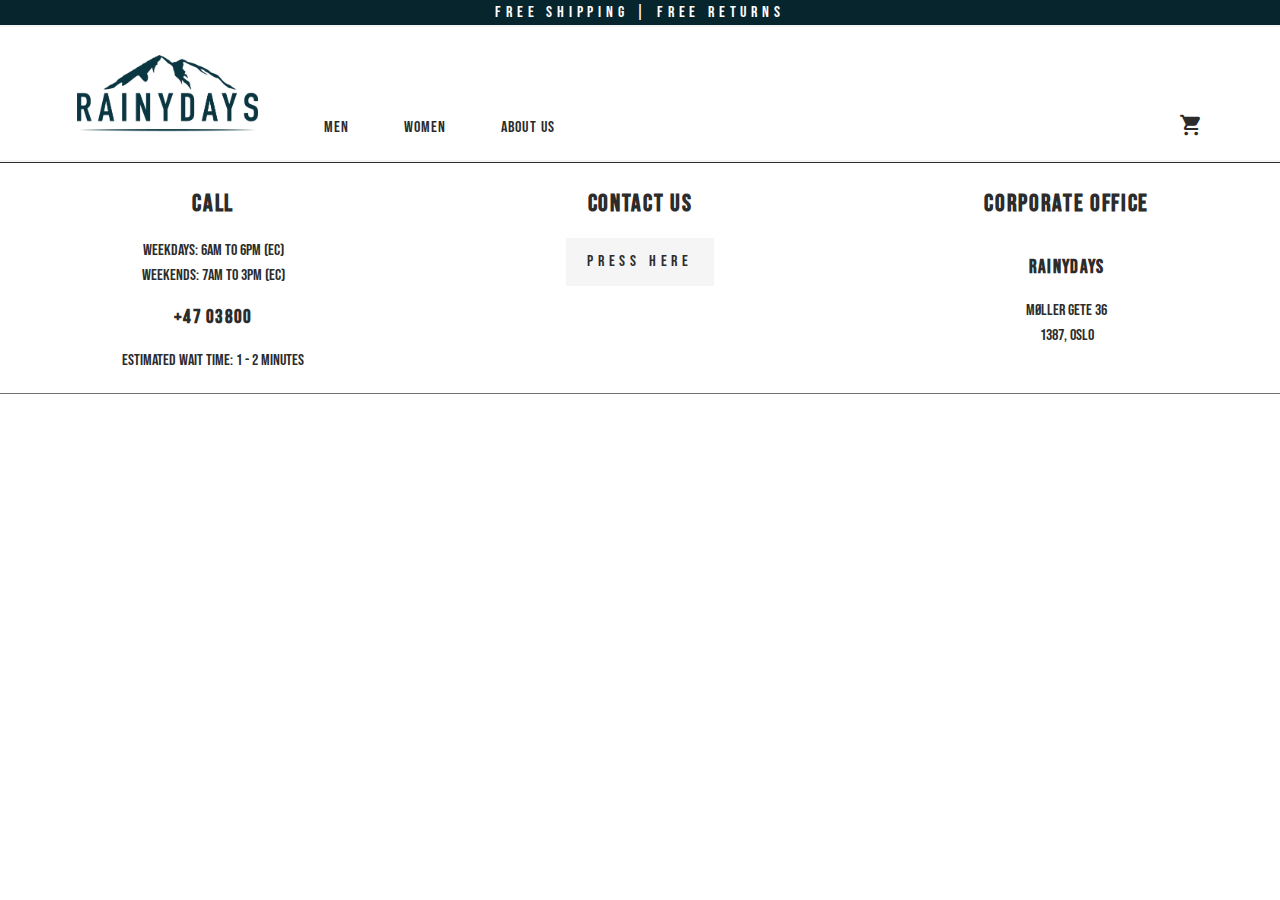
<file: product-men.html>
<!DOCTYPE html>
<html lang="en">
<head>
  <title>exam</title>
  <link href="css/Style.css" rel="Stylesheet">
  <link rel="stylesheet" href="https://fonts.googleapis.com/css2?family=Material+Symbols+Rounded:opsz,wght,FILL,GRAD@20..48,100..700,0..1,-50..200" />
</head>
<body>
  <div class="content">
    <div class="grid-primary-container">
      <header class="header">
        <div class="header-info">
          <div class="header-info_content">
          <p>Free Shipping | Free Returns</p>
        </div>
      </div>
      <div class="header-content_wrapper">
        <div class="header_content">
          <div class="header-content_left">
            <div class="header-logo">
              <nav>
                <a href="/"><img src="images/rainydays_logo.png" alt="rainydays logo" class="logo"></a>
              </nav>
            </div>
            <nav class="nav_men-women-about">
              <ul>
                <li><a href="product-men.html">Men</a></li>
                <li><a href="product-women.html">Women</a></li>
                <li><a href="about.html">About Us</a></li>
              </ul>
            </nav>
          </div>
          <div class="header-content_right">
              <cart class="cart">
                <span class="material-symbols-rounded">shopping_cart</span>
              </cart> 
          </div>
        </div>
      </div>
   </header>
   <div class="footer">
    <div class="footer-info">
      <div class="footer-info-content">
        <div class="footer-info-content_left footer-info-content_half-widt">
        <h2>Call</h2>
        <p> Weekdays: 6AM to 6PM (EC)</p>
          <p>Weekends: 7AM to 3PM (EC)</p>
          <h3>+47 03800</h3>
          <p>Estimated wait time: 1 - 2 minutes</p>
      </div>
             <div class="footer-info-contact-us_center">
               <h2>Contact Us</h2>
               <nav>
                <a href="contact.html"><button class="footer-contact-us_button">Press Here</button> </a>
              </nav>
              </div>
              <div class="footer-info-content_right footer-info-content_half-widt">
                <h2>Corporate Office</h2>
                <h3>Rainydays</h3>
                  <p>Møller gete 36</p>
                    <p>1387, oslo</p>
                </div>
            </div>
            <div class="bottom-bar"></div>
            </div>
            </div>
                  </div>
                  </div>
</body>
</html>
</file>
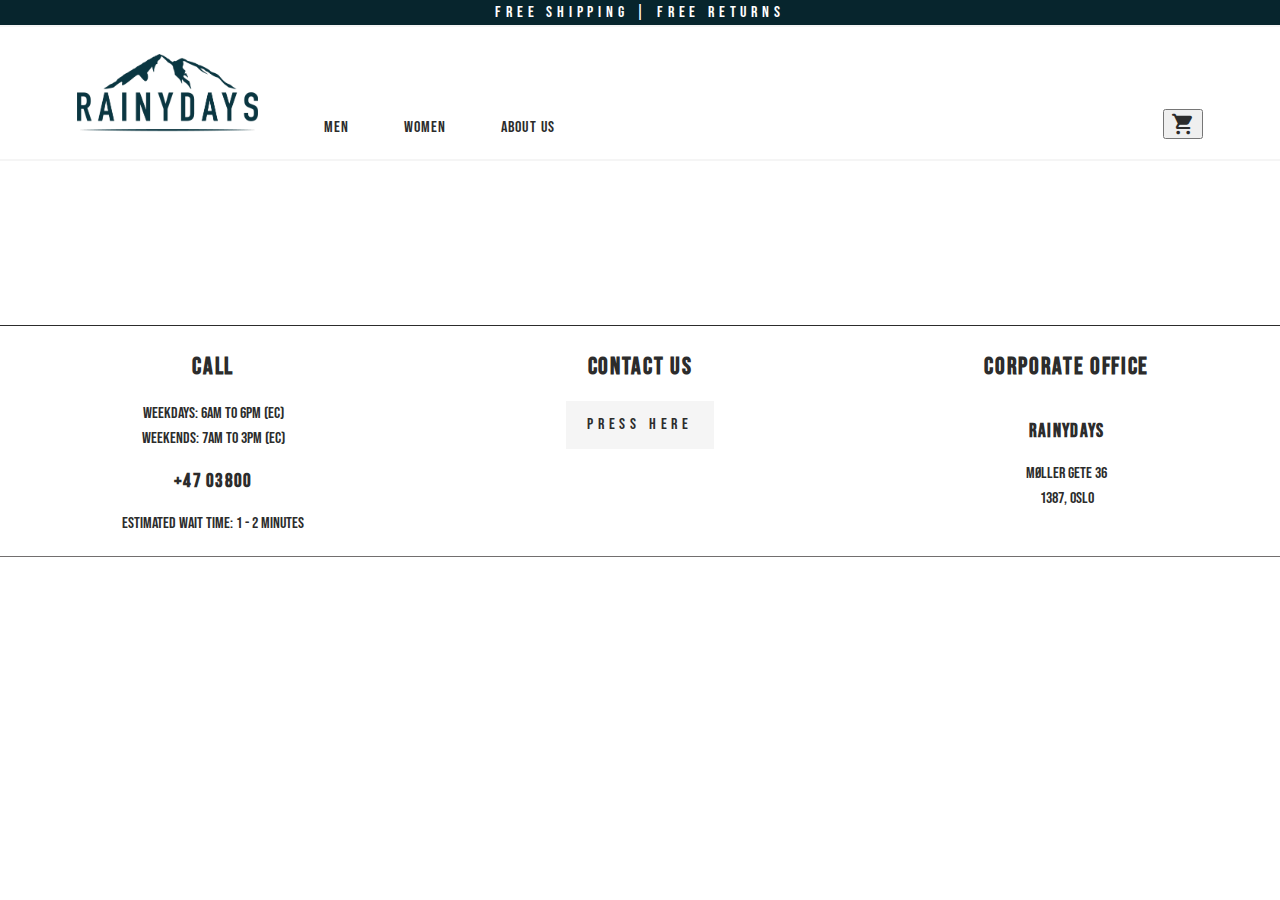
<file: product.html>
<!DOCTYPE html>
<html lang="en">

<head>
  <meta charset="utf-8" />
  <meta name="viewport" content="width=device-width, initial-scale=1" />
  <title>RainyDays/store/product</title>
  <meta name="description" content="RainyDays_Jacket" />
  <link href="css/Style.css" rel="Stylesheet" />
  <link href="css/products.css" rel="stylesheet" />
  <link href="css/media.css" rel="stylesheet" />
  <link rel="stylesheet"
    href="https://fonts.googleapis.com/css2?family=Material+Symbols+Rounded:opsz,wght,FILL,GRAD@20..48,100..700,0..1,-50..200" />
  <script>
    (function (h, o, t, j, a, r) {
      h.hj = h.hj || function () { (h.hj.q = h.hj.q || []).push(arguments) };
      h._hjSettings = { hjid: 3396633, hjsv: 6 };
      a = o.getElementsByTagName('head')[0];
      r = o.createElement('script'); r.async = 1;
      r.src = t + h._hjSettings.hjid + j + h._hjSettings.hjsv;
      a.appendChild(r);
    })(window, document, 'https://static.hotjar.com/c/hotjar-', '.js?sv=');
  </script>
</head>

<body>
  <div class="content">
    <div class="grid-primary-container">
      <header class="header">
        <div class="header-info">
          <div class="header-info_content">
            <p>Free Shipping | Free Returns</p>
          </div>
        </div>
        <div class="header-content_wrapper">
          <div class="header_content">
            <div class="header-content_left">
              <div class="header-logo">
                <nav>
                  <a href="/"><img src="images/rainydays_logo.png" alt="rainydays logo" class="logo" /></a>
                </nav>
              </div>
              <nav class="nav_men-women-about">
                <ul>
                  <li><a href="men.html">Men</a></li>
                  <li><a href="women.html">Women</a></li>
                  <li><a href="about.html">About Us</a></li>
                </ul>
              </nav>
            </div>
            <div class="header-content_right">
              <div class="cart">
                <button id="js-toggle-cart" class="material-symbols-rounded">shopping_cart <span
                    class="cart-item-count"></span></button>
              </div>

              <aside class="l-cart-section c-cart-section" id="js-cart-section">
                <section class="l-cart-section_header">
                  <h2>Shopping cart ( <span id="js-cart-total-items">0</span> )</h2>

                  <button id="js-close-cart">Close</button>
                </section>

                <section id="js-cart-list" class="c-cart-list">
                  <p>I don't like being out of stock</p>
                </section>

                <section class="l-cart-section_footer">
                  <p>Total: <span id="js-cart-total-price">0</span></p>
                  <a href="checkout.html" id="js-checkout" class="checkout-button">Checkout</a>
                  <button id="js-clear-cart">Clear Cart</button>
                </section>
              </aside>

            </div>
          </div>
        </div>
      </header>
      <div class="main-container">
        <main>
          <section class="product-specific"></section>
          <section class="featured"></section>
        </main>
      </div>
      <div class="footer-info">
        <div class="footer-info-content">
          <div class="footer-info-content_left footer-info-content_half-widt">
            <h2>Call</h2>
            <p>Weekdays: 6AM to 6PM (EC)</p>
            <p>Weekends: 7AM to 3PM (EC)</p>
            <h3>+47 03800</h3>
            <p>Estimated wait time: 1 - 2 minutes</p>
          </div>
          <div class="footer-info-contact-us_center">
            <h2>Contact Us</h2>
            <nav>
              <a href="contact.html"><button class="footer-contact-us_button">Press Here</button>
              </a>
            </nav>
          </div>
          <div class="footer-info-content_right footer-info-content_half-widt">
            <h2>Corporate Office</h2>
            <h3>Rainydays</h3>
            <p>Møller gete 36</p>
            <p>1387, oslo</p>
          </div>
        </div>
        <div class="bottom-bar"></div>
      </div>
    </div>
  </div>

  <!--  <script src="js/products.js"></script> -->
  <script src="js/details.js"></script>
  <script src="js/fetchProduct.js"></script>

</body>

</html>
</file>
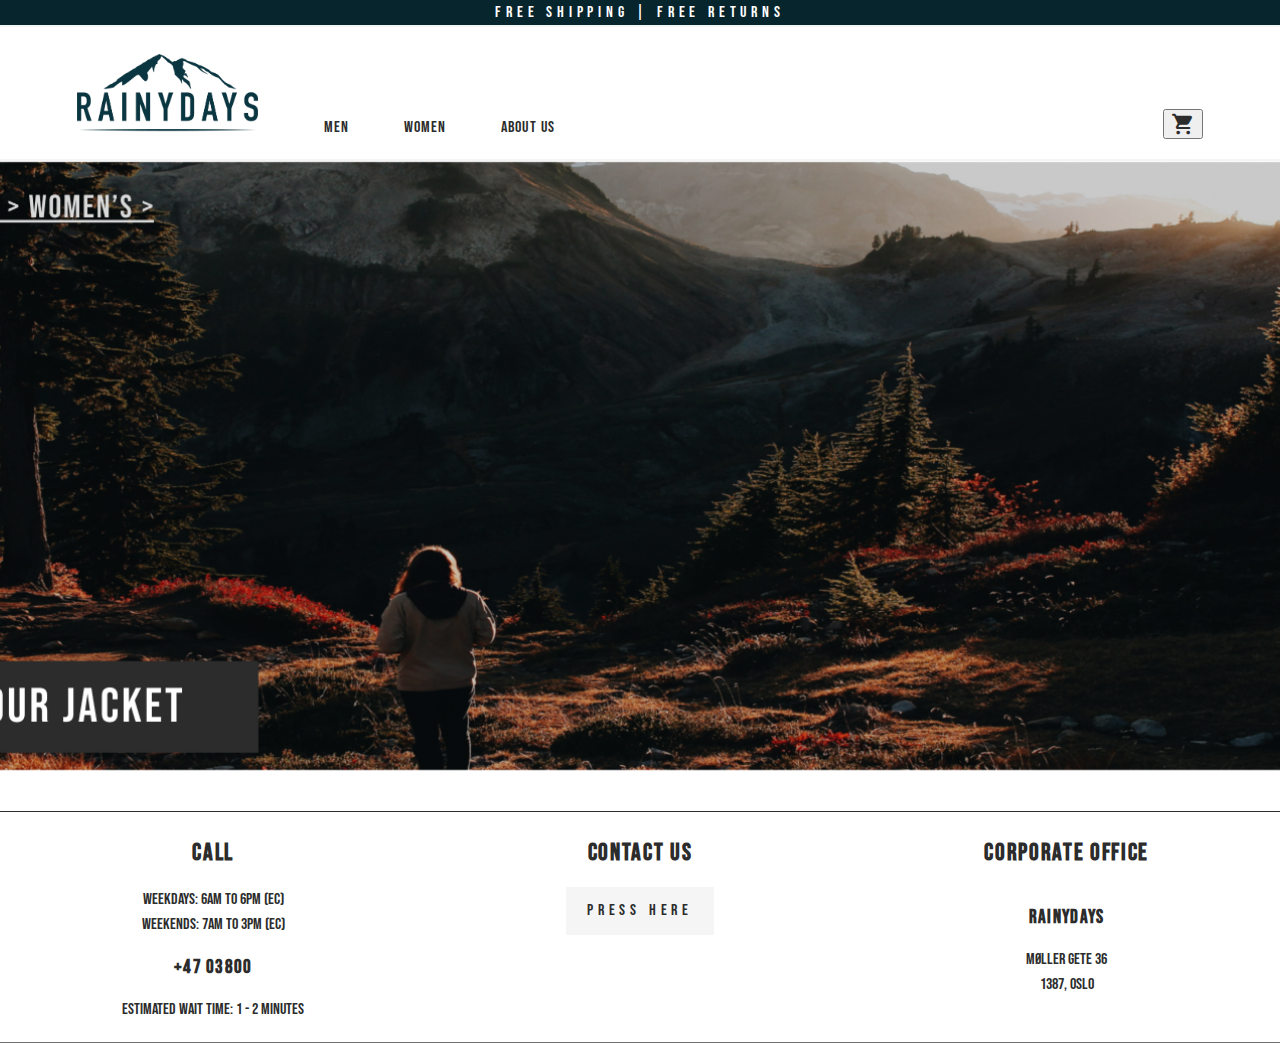
<file: women.html>
<!DOCTYPE html>
<html lang="en">

<head>
  <meta charset="utf-8" />
  <meta name="viewport" content="width=device-width, initial-scale=1" />
  <title>RainyDays/women-store</title>
  <link href="css/Style.css" rel="Stylesheet">
  <link href="css/products.css" rel="stylesheet" />
  <link href="css/media.css" rel="stylesheet" />
  <link rel="stylesheet"
    href="https://fonts.googleapis.com/css2?family=Material+Symbols+Rounded:opsz,wght,FILL,GRAD@20..48,100..700,0..1,-50..200" />
  <script>
    (function (h, o, t, j, a, r) {
      h.hj = h.hj || function () { (h.hj.q = h.hj.q || []).push(arguments) };
      h._hjSettings = { hjid: 3396633, hjsv: 6 };
      a = o.getElementsByTagName('head')[0];
      r = o.createElement('script'); r.async = 1;
      r.src = t + h._hjSettings.hjid + j + h._hjSettings.hjsv;
      a.appendChild(r);
    })(window, document, 'https://static.hotjar.com/c/hotjar-', '.js?sv=');
  </script>
</head>

<body>
  <div class="content">
    <div class="grid-primary-container">
      <header class="header">
        <div class="header-info">
          <div class="header-info_content">
            <p>Free Shipping | Free Returns</p>
          </div>
        </div>
        <div class="header-content_wrapper">
          <div class="header_content">
            <div class="header-content_left">
              <div class="header-logo">
                <nav>
                  <a href="/"><img src="images/rainydays_logo.png" alt="rainydays logo" class="logo"></a>
                </nav>
              </div>
              <nav class="nav_men-women-about">
                <ul>
                  <li><a href="men.html">Men</a></li>
                  <li><a href="women.html">Women</a></li>
                  <li><a href="about.html">About Us</a></li>
                </ul>
              </nav>
            </div>
            <div class="header-content_right">
              <div class="cart">
                <button id="js-toggle-cart" class="material-symbols-rounded">shopping_cart <span
                    class="cart-item-count"></span></button>
              </div>

              <aside class="l-cart-section c-cart-section" id="js-cart-section">
                <section class="l-cart-section_header">
                  <h2>Shopping cart ( <span id="js-cart-total-items">0</span> )</h2>

                  <button id="js-close-cart">Close</button>
                </section>

                <section id="js-cart-list" class="c-cart-list">
                  <p>I don't like being out of stock</p>
                </section>

                <section class="l-cart-section_footer">
                  <p>Total: <span id="js-cart-total-price">0</span></p>
                  <a href="checkout.html" id="js-checkout" class="checkout-button">Checkout</a>
                  <button id="js-clear-cart">Clear Cart</button>
                </section>
              </aside>

            </div>
          </div>
        </div>
      </header>
      <div class="main-container">
        <div class="hero-women" id="hero-women"></div>
        <main class="jackets">
          <section class="product-list"></section>
        </main>
      </div>
    </div>
    <div class="footer">
      <div class="footer-info">
        <div class="footer-info-content">
          <div class="footer-info-content_left footer-info-content_half-widt">
            <h2>Call</h2>
            <p> Weekdays: 6AM to 6PM (EC)</p>
            <p>Weekends: 7AM to 3PM (EC)</p>
            <h3>+47 03800</h3>
            <p>Estimated wait time: 1 - 2 minutes</p>
          </div>
          <div class="footer-info-contact-us_center">
            <h2>Contact Us</h2>
            <nav>
              <a href="contact.html"><button class="footer-contact-us_button">Press Here</button> </a>
            </nav>
          </div>
          <div class="footer-info-content_right footer-info-content_half-widt">
            <h2>Corporate Office</h2>
            <h3>Rainydays</h3>
            <p>Møller gete 36</p>
            <p>1387, oslo</p>
          </div>
        </div>
        <div class="bottom-bar"></div>
      </div>
    </div>
  </div>
  </div>
  <script src="js/details.js"></script>
  <script src="js/fetchProduct.js"></script>
</body>

</html>
</file>
<file: css/Style.css>
@import url("https://fonts.googleapis.com/css2?family=Material+Symbols+Outlined:opsz,wght,FILL,GRAD@20..48,100..700,0..1,-50..200");
@import url("https://fonts.googleapis.com/css2?family=Bebas+Neue&display=swap");


:root {
  --colour-gray-background: #f5f5f5;
  --colour-gray-light-dark: #726F6F;
  --colour-gray-dark: #2C2C2C;
  --colour-black: #000000;
  --colour-white: #FFFFFF;
  --colour-blue-logo: #07252d;
  --colour-yellow-fall: #d29717f7;

  --ff-primary: "Bebas Neue";
  --ff-secondary: "Bodoni Moda";

  --ff-body: var(--ff-primary);
  --ff-header: var(--ff-primary);
  --ff-footer: var(--ff-primary);

  --fw-regular: 400;
  --fw-semi-bold: 550;
  --font-weight-bold: 700;

  --fs-300: 13px;
  --fs-400: 14px;
  --fs-500: 15px;
  --fs-600: 16px;
  --fs-700: 17px;
  --fs-800: 18px;
  --fs-900: 24px;

  --fs-primary-heading: var(--fs-900), var(--font-weight-bold);
  --fs-secondary-heading: var(--fs-700), var(--fw-semi-bold);
  --fs-nav: var(--fs-600);
  --fs-button: var(--fs-300);
}

html,
body {
  font-size: 16px;
  height: 100%;
  text-rendering: optimizespeed;
  margin: 0%;
}

*,
*::before,
*::after {
  box-sizing: border-box;
}

html:focus-within {
  scroll-behavior: smooth;
}

body {
  background-color: var(--colour-white);
  color: var(--colour-gray-dark);
  font-family: var(--ff-body);
  font-size: 1em;
  line-height: normal;
}

.content {
  max-width: 1728px;
  margin: auto;
  height: fit-content;
}

header {
  font-size: var(--fs-primary-heading);
  font-family: var(--ff-header);
  letter-spacing: 0.075em;
}


h1,
h2,
h3 {
  letter-spacing: 0.07em;
}

p {
  margin: 3px;
}

footer {
  font-size: var(--fs-secondary-heading);
  font-family: var(--ff-footer);
  letter-spacing: 0.075em;

}

img {
  display: block;
  width: 100%;
  height: auto;
}

button {
  font-family: var(--ff-body);
  font-size: var(--fs-primary-heading);
  letter-spacing: 0.3em;
}

.header {
  background-color: var(--colour-gray-background);
  width: 100%;
  max-height: 180px;
  display: block;
  padding: 0 0 2px;
}

.header-info {
  color: var(--colour-white);
  background-color: var(--colour-blue-logo);
  letter-spacing: 0.3em;
  display: flex;
  justify-content: center;
  align-items: center;
  max-height: 30px;
  min-height: 25px;
  margin-bottom: 2px;
}

.header-content_wrapper {
  background-color: var(--colour-white);
  position: relative;
}

.header_content {
  position: relative;
  display: flex;
  justify-content: space-between;
  align-items: baseline;
  padding: 0 6%;
  min-width: 310px;
  margin: 0 auto;
}

.header-content_left {
  display: flex;
  flex-direction: row;
  align-self: flex-start;
  align-items: baseline;
}

.header-logo {
  padding: 2.5% 0;
  display: flex;
  flex-direction: column;
  justify-content: center;
  max-width: clamp(91px, 100%, 181px);
}

nav {
  font-size: var(--fs-nav);
}

nav>ul {
  margin-left: 16px;
  list-style-type: none;
}

nav>ul,
nav>ul>li {
  display: inline-block;
  padding: 6px 25px 2px;
  height: auto;
}

nav>ul>li>a {
  color: var(--colour-gray-dark);
  text-decoration: none;
  text-transform: uppercase;
  position: relative;
}

nav a:hover {
  color: var(--colour-blue-logo);
  font-style: var(--fs-secondary-heading);
}

nav>ul>li>a::before {
  content: '';
  display: block;
  height: 2px;
  width: 0%;
  background-color: var(--colour-blue-logo);
  position: absolute;
  bottom: -23px;
  transition: all 250ms;
}

nav>ul>li>a:hover::before {
  width: 100%;
}

.nav_men-women-about:hover::after {
  content: '';
  display: block;
  height: 1px;
  min-width: clamp(160px, 45%, 350px);
  background-color: var(--colour-blue-logo);
  opacity: 0.2;
  position: absolute;
  transition: all ease-in-out 500ms;
}

.header-content_right {
  display: flex;
  flex-direction: row;
  align-self: flex-end;
  align-items: baseline;
}

.cart {
  display: block;
  width: 100%;
  margin-bottom: 12px;
  padding-bottom: 6px;
}

.material-symbols-rounded {
  color: var(--colour-gray-dark);
  text-decoration: none;
  font-variation-settings:
    'FILL' 1,
    'wght' 700,
    'GRAD' 0,
    'opsz' 48
}

.material-symbols-outlined {
  font-variation-settings:
    'FILL' 0,
    'wght' 700,
    'GRAD' 0,
    'opsz' 48
}

#hero-women {
  background-image: url("/images/hero-womens.jpg");
  height: 610px;
  width: 100%;
  max-width: 1730px;
  background-position: center;
  background-repeat: no-repeat;
  background-size: cover;
  position: relative;
}

#hero-men {
  background-image: url("/images/hero-men.jpg");
  height: 610px;
  width: 100%;
  max-width: 1730px;
  background-position: center;
  background-repeat: no-repeat;
  background-size: cover;
  position: relative;
}

.hero-img_learn-more {
  background-image: linear-gradient(rgba(0, 0, 0, 0.134), rgba(0, 0, 0, 0.26)), url("/images/hero-child&dad-rain.jpg");
  height: 653px;
  width: 100%;
  max-width: 1728px;
  background-position: center;
  background-repeat: no-repeat;
  background-size: cover;
  position: relative;
}

.hero-text {
  text-align: center;
  position: absolute;
  top: 25%;
  left: 50%;
  transform: translate(-50%, -50%);
  color: var(--colour-gray-background);
  letter-spacing: 0.12em;
}

.hero-img-wrapper {
  overflow-wrap: break-word;
  font-family: 'Bebas Neue';
  font-style: normal;
  font-size: 20px;
  line-height: 28px;
  display: flex;
  flex-direction: column;
  align-items: center;
  text-align: center;
  letter-spacing: 0.07em;
  max-width: 450px;
}

.text-box {
  background-color: var(--colour-white);
  display: flex;
  justify-content: center;
  align-items: center;
  height: 200px;
}

.wrapper-colum {
  align-items: center;
  text-align: center;
  flex-direction: column;
  max-width: 420px;
}

.hero-button-center-top40 {
  top: 40%;
  left: 50%;
  text-align: center;
  position: absolute;
  align-items: center;
  transform: translate(-50%, -50%);
  background-color: var(--colour-gray-background);
  color: var(--colour-gray-dark);
  padding: 0px 10px;
  min-height: 48px;
  min-width: 148px;
  max-width: 200px;
  cursor: pointer;
  border: none;
  text-decoration: none;
}

.hero-button-center-top40:hover {
  background-color: var(--colour-blue-logo);
  color: var(--colour-gray-background);
  transition-property: background, color;
  transition-duration: 350ms;
}

.standard-button {
  text-align: center;
  align-items: center;
  justify-content: center;
  background-color: var(--colour-gray-background);
  color: var(--colour-gray-dark);
  padding: 0px 10px;
  min-height: 48px;
  min-width: 148px;
  max-width: 200px;
  cursor: pointer;
  border: none;
  text-decoration: none;
}

.standard-button:hover {
  background-color: var(--colour-yellow-fall);
  color: var(--colour-white);
  transition-property: background, color;
  transition-duration: 350ms;
}

.center-middle-img_button {
  top: 50%;
  left: 50%;
  text-align: center;
  position: absolute;
  align-items: center;
  transform: translate(-50%, -50%);
  background-color: var(--colour-gray-background);
  color: var(--colour-blue-logo);
  padding: 0px 10px;
  min-height: 48px;
  min-width: 148px;
  max-width: 200px;
  ;
  cursor: pointer;
  border: none;
  text-decoration: none;
}

.center-middle-img_button:hover {
  background-color: var(--colour-blue-logo);
  color: var(--colour-gray-background);
  transition-property: background, color;
  transition-duration: 350ms;
}

.footer-contact-us_button {
  text-align: center;
  align-self: center;
  background-color: var(--colour-gray-background);
  color: var(--colour-gray-dark);
  padding: 0px 10px;
  min-height: 48px;
  min-width: 148px;
  max-width: 200px;
  ;
  cursor: pointer;
  border: none;
  ;
  text-decoration: none;
}

.footer-contact-us_button:hover {
  background-color: var(--colour-gray-dark);
  color: var(--colour-gray-background);
  transition-property: background, color;
  transition-duration: 350ms;
}

.call-to-action-text {
  text-align: center;
  position: absolute;
  top: 30%;
  left: 50%;
  transform: translate(-50%, -50%);
  color: var(--colour-white);
  letter-spacing: 0.12em;
  font-size: xx-large;
}

.button-row {
  display: block;
  flex-direction: row;
  max-width: 360px;
  min-height: 120px;
  align-items: center;
  justify-content: center;
}

#item-01:first-child {
  margin-right: 5px;
}

#item-02:nth-child(2) {
  margin-left: 5px;
}

.halv-widt {
  width: 50%;
  display: flex;
  flex-direction: column;
}

#Hero50left_contact {
  display: block;
  background-image: linear-gradient(0deg, rgba(0, 0, 0, 0.2), rgba(0, 0, 0, 0.2)), url("/images/Hero-vertical-contact-page50.jpg");
  max-width: 860px
}

#hero50rigth_contact {
  background-image: linear-gradient(0deg, rgba(0, 0, 0, 0.6), rgba(0, 0, 0, 0.6)), url("/images/Hero-vertical-contact-page50-right.jpg");
  display: block;
  width: 100%;
  max-width: 860px
}

.row-content_half-width {
  background-color: var(--colour-gray-background);
  width: 100%;
  display: grid;
  grid-template-columns: 1fr 1fr;
  padding: 10px 2px;
  gap: 10px;
}

.grid-item {
  position: relative;
  width: 50%;
}

.grid-img {
  background-repeat: no-repeat;
  background-size: cover;
  background-position: center;
  height: 100%;
}


.flex_center {
  display: flex;
  flex-direction: column;
  align-items: center;
  justify-content: center;
}

#call-to-action {
  background-image: linear-gradient(rgba(0, 0, 0, 0.001), rgba(0, 0, 0, 0.26)), url("../images/Girl-forrest-fall-blur.jpg");
  max-width: 859px;
  min-height: 841px;
  min-width: 320px;
  width: 100%;
}

#man-fjord-fall {
  background-image: linear-gradient(0deg, rgba(0, 0, 0, 0.3), rgba(0, 0, 0, 0.3)), url("../images/man-fjord-fall.jpg");
  max-width: 859px;
  min-height: 841px;
  min-width: 320px;
  width: 100%;
}

.man-fjord-fall-text {
  text-align: center;
  position: absolute;
  top: 30%;
  left: 50%;
  transform: translate(-50%, -50%);
  letter-spacing: 0.12em;
}

.main-container {
  display: block;
  background-color: var(--colour-white);
  width: 100%;
  margin: 0 auto;
}


.footer-info {
  background-color: var(--colour-gray-background);
  width: 100%;
  row-gap: 3px;
}

.footer-info-content {
  background-color: var(--colour-white);
  display: flex;
  flex-wrap: wrap;
  flex-direction: row;
  position: relative;
  justify-content: space-between;
  padding: 6px 0 20px;
  border-top: 1px solid var(--colour-gray-dark);
}

.footer-info-content_half-widt {
  width: 45%;
}

.footer-info-content_left {
  display: flex;
  flex-direction: column;
  align-self: flex-start;
  vertical-align: top;
  text-align: center;
  width: 33.33%;
}

.footer-info-contact-us_center {
  display: flex;
  flex-direction: column;
  vertical-align: top;
  text-align: center;
  width: 33.33%;
}

.footer-info-content_right {
  display: flex;
  flex-direction: column;
  vertical-align: top;
  text-align: center;
  width: 33.33%;
}

.bottom-bar {
  width: 100%;
  min-height: 20px;
  border-top: 1px solid var(--colour-gray-light-dark);
  background-color: var(--colour-white);
}

.cta-sale {
  background-color: #127300;
}

.cta {
  background-color: var(--colour-black);
  color: var(--colour-white);
  font-size: 1em;
  text-transform: uppercase;
  border-radius: 5px;
  position: relative;
  display: inline-block;
  overflow: hidden;
  text-align: center;
  align-items: center;
  justify-content: center;
  text-decoration: none;
}

.cta:before {
  content: "";
  padding: 10px;
  background: #fff;
  transform: rotate(45deg);
  position: absolute;
  height: 100px;
  top: -40px;
  left: -100px;
  transition: left ease-in-out 1s;
  opacity: 0.3;
}

.cta:hover:before {
  left: 110%;
}

.cta-large {
  padding: 10px 40px;
}

.cta-small {
  padding: 8px 20px;
  font-size: 0.8em;
  grid-column: 2;
  grid-row: 2;
  min-width: 51.2px;
  text-align: center;
  margin-top: 5px;
}

.active {
  text-decoration: underline;
}


.selling-points {
  margin: 50px auto;
}


.reviews__content,
.selling-points {
  max-width: 1000px;
  display: flex;
  flex-direction: column;
}

.selling-points>*,
.reviews__content>* {
  flex: 1;
}

.selling-points h2 {
  text-align: center;
}

.selling-points__images {
  border-radius: 100px;
}

.reviews {
  text-align: center;
  padding: 50px;
  background-color: #e8e8e8;
}

.reviews__content {
  text-align: left;
  margin: auto;
}

.reviews__content div {
  margin: 20px;
}

.review__images {
  width: 80px;
  border-radius: 50%;
  float: right;
}

.reviews__name {
  display: block;
}

.featured {
  display: grid;
  grid-template-columns: 1fr;
  max-width: 1000px;
  margin: 50px auto;
  gap: 10px;
}

.featured h2 {
  grid-column: -1/1;
}

/**/
.c-list {
  display: flex;
  gap: 1rem;
  flex-wrap: wrap;
  padding: 2rem;
}

.c-card {
  display: flex;
  flex-direction: column;
  justify-content: center;
  align-items: center;
  padding: 2rem;
  border-radius: 1rem;
  background-color: #fff;
  box-shadow: 0 0 1rem rgba(0, 0, 0, 0.1);
  transition: box-shadow 0.25s;
  max-width: 30vw;
}

.c-card_image {
  max-width: 250px;
}

.c-card_image img {
  max-width: 100%;
  width: 100%;
}

.c-card_name {
  font-size: 1.5rem;
  font-weight: 500;
  margin: 1rem 0;
  color: #1a1a1a;
}

.l-cart-controls-section {
  display: flex;
  flex-direction: column;
  padding: 2rem;
  justify-content: center;
  align-items: center;
}

.l-cart-section {
  height: fit-content;
  width: 40vw;
  position: fixed;
  top: 50px;
  right: 0;
  z-index: 100;
  background-color: var(--colour-gray-background);
  display: flex;
  flex-direction: column;
  padding: 2rem 0.4rem;
  justify-content: space-between;
  gap: 1rem;
}

.l-cart-section_header {
  display: flex;
  gap: 0.4rem;
  justify-content: space-between;
}

.c-cart-section {
  transform: translateX(100%);
  transition: transform 300ms cubic-bezier(0.96, 0, 0.19, 1.03);
}

.c-cart-section.is-open {
  transform: translateX(0);
}

.c-cart-list {
  display: flex;
  flex-direction: column;
  gap: 1rem;
  padding: 2rem;
  overflow-y: auto;
}

.c-cart-list_item {
  display: flex;
  flex-direction: column;
  justify-content: space-between;
  border-bottom: 1px solid #0e0234;
}

.c-cart-list_item h4 {
  margin: 0;
}

.cart-item-count {
  position: absolute;
  top: 48%;
  right: 5.4%;
  background-color: var(--colour-yellow-fall);
  color: white;
  border-radius: 50%;
  font-size: 10px;
  width: 20px;
  height: 20px;
  display: none;
  justify-content: center;
  align-items: center;
}

.rainy-cloud-container {
  display: none;
  position: fixed;
  top: 0;
  left: 0;
  right: 0;
  bottom: 0;
  background-color: rgba(0, 0, 0, 0.5);
  z-index: 999;
  justify-content: center;
  align-items: center;
}

.rainy-cloud {
  height: 8vh;
  width: 24vh;
  background: var(--colour-gray-background);
  border-radius: 13.33vh;
  border: 0.33vh solid var(--colour-gray-background);
  position: relative;
  margin-top: 5vh;
  animation: cloud-animation 2s infinite ease-in-out;
}

.rainy-cloud:before {
  content: "";
  position: absolute;
  top: -2.67vh;
  box-sizing: border-box;
  height: 5.33vh;
  width: 5.33vh;
  left: 4vh;
  border-radius: 50%;
  border: 0.33vh solid var(--colour-gray-background);
  border-bottom-color: transparent;
  border-right-color: transparent;
  background: var(--colour-gray-background);
  transform: rotate(40deg);
}

.rainy-cloud:after {
  content: "";
  position: absolute;
  height: 10.67vh;
  width: 10.67vh;
  top: -5.33vh;
  left: 8.53vh;
  border-radius: 50%;
  box-sizing: border-box;
  border: 0.33vh solid var(--colour-gray-background);
  border-bottom-color: transparent;
  background: var(--colour-gray-background);
  border-right-color: transparent;
  transform: rotate(55deg);
}

.rain {
  position: absolute;
  bottom: 0;
  background-color: #3498db;
  width: 0.11vh;
  height: 1.33vh;
  margin-left: -0.05vh;
  animation: rain-animation 0.5s infinite ease-in-out;
}

#rd1 {
  left: 30%;
}

#rd2 {
  left: 35%;
  bottom: 10%;
}

#rd3 {
  left: 40%;
}

#rd4 {
  left: 45%;
  bottom: 10%;
}

#rd5 {
  left: 50%;
}

#rd6 {
  left: 55%;
  bottom: 10%;
}

#rd7 {
  left: 60%;
}

#rd8 {
  left: 65%;
  bottom: 10%;
}

#rd9 {
  left: 70%;
}

@keyframes cloud-animation {

  0%,
  100% {
    transform: translateY(0);
  }

  50% {
    transform: translateY(-1vh);
  }
}

@keyframes rain-animation {

  0%,
  100% {
    transform: translateY(0);
    opacity: 1;
  }

  50% {
    transform: translateY(1.33vh);
    opacity: 0;
  }
}

.modal {
  display: none;
  position: fixed;
  top: 0;
  left: 0;
  width: 100vw;
  height: 100vh;
  background-color: rgba(0, 0, 0, 0.5);
  z-index: 1000;
  justify-content: center;
  align-items: center;
}

.modal-content {
  background-color: white;
  padding: 2rem;
  border: 1px solid black;
  text-align: center;
}

.modal-content p {
  margin-bottom: 1rem;
}

.modal-content button {
  background-color: transparent;
  border: 1px solid black;
  padding: 0.5rem 1rem;
  cursor: pointer;
}
</file>
<file: css/products.css>
.jackets {
  max-width: 1000px;
  margin: auto;
  padding: 20px;
}

.jackets .products {
  animation: show-jackets 1s forwards;
  opacity: 0;
}


@keyframes show-jackets {
  0% {
    opacity: 0;
  }

  50% {
    opacity: 0.5;
  }

  100% {
    opacity: 1;
  }
}

.product-list {
  list-style: none;
  margin: 0;
  padding: 0;
  display: grid;
  grid-template-columns: repeat(auto-fill, minmax(285px, 1fr));
  gap: 50px;
}

.product-specific {
  display: flex;
  max-width: 1000px;
  flex-direction: column;
  margin-bottom: 50px;
  padding: 2rem 0;
}

.product-specific>* {
  flex: 1;
}

.product-specific__details {
  padding: 0px 30px;
}

.product-specific__details a {
  display: block;
  width: 95.767px;
  margin: auto;
}

.product-specific__price {
  font-size: 1.5em;
}

.product-image_thumbnails {
  display: flex;
  justify-content: space-between;
  gap: 10px;
  margin-top: 5px;
}

.featured {
  display: grid;
  grid-template-columns: 1fr;
  max-width: 1000px;
  margin: 50px auto;
  gap: 10px;
}

.reviews {
  text-align: center;
  padding: 50px;
  background-color: #e8e8e8;
}

.reviews__content {
  text-align: left;
  margin: auto;
}

.reviews__content div {
  margin: 20px;
}

.review__images {
  width: 80px;
  border-radius: 50%;
  float: right;
}

.reviews__name {
  display: block;
}


.reviews {
  background-color: #e8e8e8;
}

.products {
  background-color: #fbfbfb;
  display: grid;
  grid-template-columns: 1fr auto;
  align-items: center;
  box-sizing: border-box;
  list-style: none;
  padding: 5px;
}

.products img {
  grid-column: -1/1;
  max-height: 306px;
  object-fit: contain;
}

.products h2,
.products h3,
.products p {
  grid-column: 1;
  font-size: 0.9em;
  margin: 5px;
  text-align: left;
}

.products--sale {
  display: flex;
}

.old-price {
  text-decoration: line-through;
}
</file>
<file: css/media.css>
@media (max-width:1024px) {
  .header_content {
    padding: 0 6%;
  }

  .header-logo {
    padding: 3.5% 0;
    max-width: clamp(91px, 100%, 161px);
  }

  nav>ul {
    margin-left: 8px;
  }

  nav>ul,
  nav>ul>li {
    padding: 6px 20px 2px;
  }

  .nav_man-women-about:hover::after {
    min-width: clamp(160px, 45%, 300px);
  }

}

@media (max-width:770px) {
  .header_content {
    padding: 0 5%;
  }

  .header-logo {
    padding: 5% 0;
    max-width: clamp(91px, 100%, 141px);
  }

  nav>ul {
    margin-left: 8px;
  }

  nav>ul,
  nav>ul>li {
    padding: 6px 15px 4px;
  }

  nav>ul>li>a::before {
    bottom: -27px;
  }

  .cart {
    padding-bottom: 8px;
  }

  .nav_man-women-about:hover::after {
    min-width: clamp(160px, 45%, 260px);
  }
}




@media (max-width:650px) {
  .row-content_half-width {
    grid-template-columns: 1fr;
  }

  .hero-text {
    top: 27%;
  }

  .footer-info-content_left,
  .footer-info-contact-us_center,
  .footer-info-content_right {
    width: 100%;
  }

  .header-info {
    font-size: var(--fs-300, var(--fw-semi-bold));
  }

  .header_content {
    padding: 0 4%;
  }

  .header-logo {
    padding: 7% 0;
    max-width: clamp(91px, 100%, 121px);
  }

  nav>ul {
    margin-left: 6px;
  }

  nav>ul,
  nav>ul>li {
    padding: 6px 10px 6px;
    font-size: var(--fs-500);
  }

  nav>ul>li>a::before {
    bottom: -30px;
  }

  .cart {
    padding-bottom: 7px;
  }

  .nav_man-women-about:hover::after {
    min-width: clamp(160px, 45%, 210px);
  }

  .featured {
    grid-template-columns: repeat(2, 1fr);
  }

  .reviews__content,
  .selling-points {
    flex-direction: row;
  }
}





@media (max-width:420.69px) {
  .header-info {
    font-size: var(--fs-300, var(--fw-semi-bold));
  }

  .header_content {
    padding: 0 3%;
  }

  .header-logo {
    padding: 8% 0;
    max-width: 91px;
  }

  nav>ul {
    margin-left: 0px;
  }

  nav>ul,
  nav>ul>li {
    padding: 6px 6px 2px;
    font-size: var(--fs-400);
  }

  nav>ul>li>a::before {
    bottom: -21px;
  }

  .cart {
    padding: 0px;
  }
}




@media (min-width: 400px) {}

@media (min-width: 600px) {
  .featured {
    grid-template-columns: repeat(2, 1fr);
  }

  .reviews__content,
  .selling-points {
    flex-direction: row;
  }

  header {
    justify-content: start;
  }

  .product-specific {
    flex-direction: column-reverse;
  }

  .product-specific__details {
    margin-bottom: 50px;
  }

  .form-wrapper {
    flex-direction: row;
  }

  .selling-points h2 {
    text-align: left;
  }
}

@media (min-width: 800px) {
  .featured {
    grid-template-columns: repeat(2, 1fr);
  }

  .reviews__content div {
    margin: 50px;
  }


  .cta-large {
    padding: 10px 80px;
  }

  /* .product-list {
      grid-template-columns: repeat(3, minmax(0, 1fr));
    } */

  .product-specific {
    flex-direction: row;
    margin: 0px auto;
  }

  .product-specific__details {
    margin-bottom: 0px;
  }
}
</file>
<file: css/checkout.css>
/* @import url(https://fonts.googleapis.com/css?family=Lato:400,300,700); */


.checkout-container {
    height: 100%;
    -webkit-box-pack: center;
    -webkit-justify-content: center;
    -ms-flex-pack: center;
    justify-content: center;
    -webkit-box-align: center;
    -webkit-align-items: center;
    -ms-flex-align: center;
    align-items: center;
    display: -webkit-box;
    display: -webkit-flex;
    display: -ms-flexbox;
    display: flex;
    /*  background: -webkit-linear-gradient(#c5e5e5, #ccddf9);
    background: linear-gradient(#c9e5e9, #ccddf9); */
}

.dropdown-select.visible {
    display: block;
}

.dropdown {
    position: relative;
}

.dropdown-select>ul {
    margin: 0;
    padding: 0;
}

.dropdown-select>ul>li {
    list-style: none;
    padding-left: 10px;
    cursor: pointer;
}

.dropdown-select>ul>li:hover {
    background: rgba(255, 255, 255, 0.1);
}

.dropdown-select {
    position: absolute;
    background: #77aaee;
    text-align: left;
    box-shadow: 0px 3px 5px 0px rgba(0, 0, 0, 0.1);
    border-bottom-right-radius: 5px;
    border-bottom-left-radius: 5px;
    width: 90%;
    left: 2px;
    line-height: 2em;
    margin-top: 2px;
    box-sizing: border-box;
}

.thin {
    font-weight: 400;
}

.small {
    font-size: 12px;
    font-size: .8rem;
}

.half-input-table {
    border-collapse: collapse;
    width: 100%;
}

.half-input-table td:first-of-type {
    border-right: 10px solid var(--colour-blue-logo);
    width: 50%;
}

.window {
    height: 540px;
    background: var(--colour-gray-background);
    display: -webkit-box;
    display: -webkit-flex;
    display: -ms-flexbox;
    display: flex;
    /*     box-shadow: 0px 15px 50px 10px rgba(0, 0, 0, 0.2); */
    z-index: 10;
    justify-content: space-between;
    margin-left: auto;
    margin-right: auto;
}

.order-info {
    height: 100%;
    width: 50%;
    padding-left: 25px;
    padding-right: 25px;
    box-sizing: border-box;
    display: -webkit-box;
    display: -webkit-flex;
    display: -ms-flexbox;
    display: flex;
    -webkit-box-pack: center;
    -webkit-justify-content: center;
    -ms-flex-pack: center;
    justify-content: center;
    position: relative;
}

.price {
    bottom: 0px;
    position: absolute;
    right: 0px;
    color: var(--colour-blue-logo);
}

.order-table td:first-of-type {
    width: 25%;
}

.order-table {
    position: relative;
}

.line {
    height: 1px;
    width: 100%;
    margin-top: 10px;
    margin-bottom: 10px;
    background: #ddd;
}

.order-table td:last-of-type {
    vertical-align: top;
    padding-left: 25px;
}

.order-info-content {
    table-layout: fixed;
}

.full-width {
    width: 100%;
}

.pay-btn {
    border: none;
    background: #22b877;
    line-height: 2em;
    border-radius: 5px;
    font-size: 19px;
    font-size: 1.2rem;
    color: #fff;
    cursor: pointer;
    position: absolute;
    bottom: 25px;
    width: calc(100% - 50px);
    -webkit-transition: all .2s ease;
    transition: all .2s ease;
}

.pay-btn:hover {
    background: #1fa86c;
    color: #eee;
    -webkit-transition: all .2s ease;
    transition: all .2s ease;
}

.total {
    margin-top: 25px;
    font-size: 20px;
    font-size: 1.3rem;
    position: absolute;
    bottom: 30px;
    right: 27px;
    left: 35px;
}

.dense {
    line-height: 1.2em;
    font-size: 16px;
    font-size: 1rem;
}

.input-field {
    background: rgba(255, 255, 255, 0.1);
    margin-bottom: 10px;
    margin-top: 3px;
    line-height: 1.5em;
    font-size: 20px;
    font-size: 1.3rem;
    border: none;
    padding: 5px 10px 5px 10px;
    color: #fff;
    box-sizing: border-box;
    width: 100%;
    margin-left: auto;
    margin-right: auto;
}

.credit-info {
    background: var(--colour-blue-logo);
    height: 100%;
    width: 50%;
    color: #eee;
    -webkit-box-pack: center;
    -webkit-justify-content: center;
    -ms-flex-pack: center;
    justify-content: center;
    font-size: 14px;
    font-size: .9rem;
    display: -webkit-box;
    display: -webkit-flex;
    display: -ms-flexbox;
    display: flex;
    box-sizing: border-box;
    padding-left: 25px;
    padding-right: 25px;
    position: relative;
}

.dropdown-btn {
    background: rgba(255, 255, 255, 0.1);
    width: 100%;
    border-radius: 5px;
    text-align: center;
    line-height: 1.5em;
    cursor: pointer;
    position: relative;
    -webkit-transition: background .2s ease;
    transition: background .2s ease;
}

.dropdown-btn:after {
    content: '\25BE';
    right: 8px;
    position: absolute;
}

.dropdown-btn:hover {
    background: rgba(255, 255, 255, 0.2);
    -webkit-transition: background .2s ease;
    transition: background .2s ease;
}

.dropdown-select {
    display: none;
}

.credit-info-content {
    margin-top: 25px;
    -webkit-flex-flow: column;
    -ms-flex-flow: column;
    flex-flow: column;
    display: -webkit-box;
    display: -webkit-flex;
    display: -ms-flexbox;
    display: flex;
    width: 100%;
}

@media (max-width: 600px) {
    .window {
        width: 100%;
        height: 100%;
        display: block;
        border-radius: 0px;
    }

    .order-info {
        width: 100%;
        height: auto;
        padding-bottom: 100px;
        border-radius: 0px;
    }

    .credit-info {
        width: 100%;
        height: auto;
        padding-bottom: 100px;
        border-radius: 0px;
    }

    .pay-btn {
        border-radius: 0px;
    }
}

#checkout-form {
    display: flex;
    text-align: left;
    flex-direction: column;
    padding: 20px 10px 20px;
}
</file>
<file: css/contact.css>
.main-content_contact-page {
  width: 100%;
  background-color: var(--colour-white);
  padding: 20;
}

input,
select,
textarea {
  border: 1px solid var(--colour-gray-light-dark);
  padding: 10px;
  font-family: var(--ff-secondary);
}

textarea {
  height: 70%;
  min-height: 100px;
  min-width: 300px;
  resize: vertical;
}

.contact {
  max-width: 300px;
  margin: 0 auto;
  text-align: left;
  padding: 10px 0 20px;
}

.form-wrapper {
  display: flex;
  text-align: left;
  flex-direction: column;
  padding: 20px 0 20px;
}

.form-wrapper>* {
  flex: 1;
  display: flex;
  flex-direction: column;
}

.submit-button {
  width: 300px;
  max-width: 300px;
  font-family: var(--ff-primary);
  background-color: var(--colour-black);
  color: var(--colour-white);
  text-align: center;
}

.main-content-header-nav {
  width: 70%;
  flex-direction: column;
  display: flex;
  padding: 30px 5px;
  margin: 0 50px 0;
}

.main-content-header-nav-font {
  font-size: 14px;
  line-height: 14px;
  text-transform: capitalize;
  font-family: "urw-din", arial, sans-serif;
  text-decoration: underline;
  text-shadow: none;
  font-style: normal;
  color: #000;
}

.main-content-header-font {
  font-family: var(--ff-primary);
}
</file>
